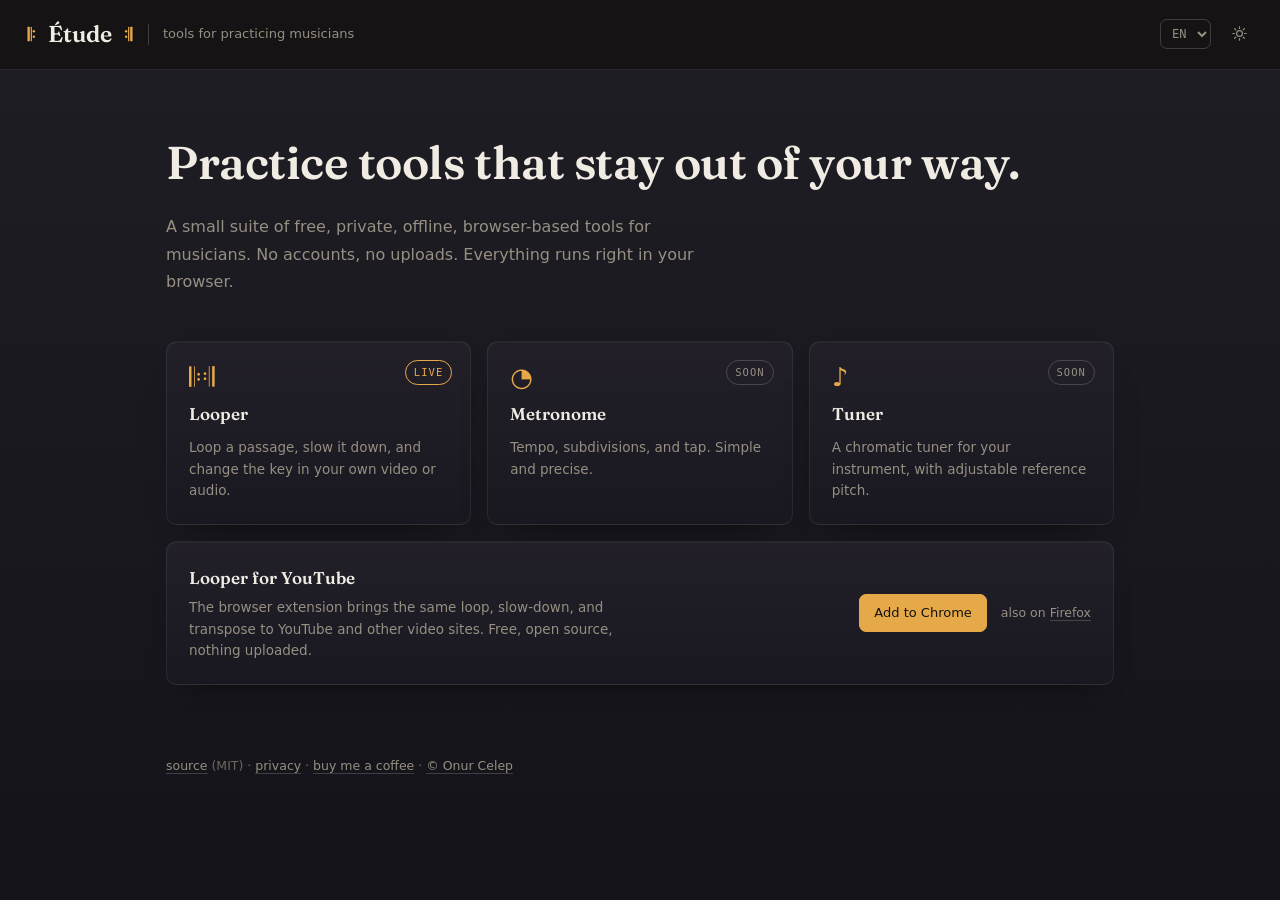
<file: index.html>
<!DOCTYPE html>
<html lang="en">
<head>
<meta charset="utf-8" />
<meta name="viewport" content="width=device-width, initial-scale=1" />
<title>Etude · tools for practicing musicians</title>
<meta name="description" content="A small suite of free, private, offline, browser-based tools for practicing musicians. No accounts, no uploads." />
<meta name="theme-color" content="#f3efe4" id="themeColor" />
<link rel="icon" href="looper/icon-192.png" />
<script>/* set theme before paint to avoid a flash; ?theme=dark|light (e.g. arriving from the extension) wins and is remembered; default is dark */try{var _p=new URLSearchParams(location.search).get('theme');if(_p!=='dark'&&_p!=='light')_p=null;var _t=_p||localStorage.getItem('etude.theme')||'dark';if(_p)localStorage.setItem('etude.theme',_p);document.documentElement.setAttribute('data-theme',_t);}catch(e){}</script>
<link rel="stylesheet" href="shared/theme.css" />
<style>
  .top{position:sticky;top:0;z-index:5;display:flex;align-items:center;gap:14px;flex-wrap:wrap;
       padding:16px 26px;background:color-mix(in srgb,var(--paper) 85%,transparent);
       -webkit-backdrop-filter:blur(12px);backdrop-filter:blur(12px);border-bottom:1px solid var(--line)}
  .top .tag{color:var(--mut);font-size:13px;border-left:1px solid var(--line-2);padding-left:14px}
  .grow{flex:1}
  .langsel{font-family:var(--mono);font-size:12px;color:var(--mut);background:transparent;border:1px solid var(--line-2);border-radius:var(--r-sm);padding:6px 7px;cursor:pointer}
  .langsel:hover,.langsel:focus{outline:none;border-color:var(--accent)}
  @media (max-width:640px){ .top .tag{display:none} }

  .wrap{max-width:1000px;margin:0 auto;padding:56px 26px 40px}
  .hero h1{font-size:clamp(30px,6vw,46px);letter-spacing:-.01em;margin:0 0 14px;font-weight:600}
  .hero p{font-size:16px;color:var(--mut);max-width:56ch;margin:0 0 8px;line-height:1.7}

  .tools{margin-top:46px;display:grid;grid-template-columns:repeat(auto-fill,minmax(260px,1fr));gap:16px}
  .tool{display:flex;flex-direction:column;gap:10px;padding:22px;border:1px solid var(--line);border-radius:var(--r);
        background:var(--card);transition:border-color .2s var(--ease-out),transform .35s var(--ease-spring),box-shadow .35s var(--ease-out);position:relative;min-height:150px}
  a.tool:hover{border-color:var(--accent);transform:translateY(-4px);box-shadow:0 14px 30px -20px rgba(0,0,0,.45)}
  .tool .g{font-size:26px;line-height:1;color:var(--accent)}
  .tool h3{margin:0;font-size:17px;font-weight:600}
  .tool p{margin:0;color:var(--mut);font-size:13.5px;line-height:1.6}
  .tool .badge{position:absolute;top:18px;right:18px;font-family:var(--mono);font-size:10.5px;letter-spacing:.1em;
        text-transform:uppercase;color:var(--accent);border:1px solid var(--accent);border-radius:99px;padding:3px 8px}
  .tool.soon{opacity:.6;pointer-events:none}
  .tool.soon .badge{color:var(--mut);border-color:var(--line-2)}

  .ext{margin-top:16px;display:flex;align-items:center;justify-content:space-between;gap:18px;flex-wrap:wrap;
       padding:22px;border:1px solid var(--line);border-radius:var(--r);background:var(--card)}
  .ext h3{margin:0 0 6px;font-size:17px;font-weight:600;font-family:var(--display)}
  .ext p{margin:0;color:var(--mut);font-size:13.5px;line-height:1.6;max-width:52ch}
  .ext-cta{display:flex;align-items:center;gap:14px}
  .ext-cta .btn{white-space:nowrap}
  .ext-alt{color:var(--mut);font-size:12.5px}
  .ext-alt a{color:var(--mut);border-bottom:1px solid var(--line-2)}
  .ext-alt a:hover{color:var(--accent);border-color:var(--accent)}

  footer{max-width:1000px;margin:0 auto;padding:30px 26px 60px;color:var(--faint);font-size:12.5px;line-height:1.8}
  footer a{color:var(--mut);border-bottom:1px solid var(--line-2)}
  footer a:hover{color:var(--accent);border-color:var(--accent)}
  footer .sig{margin-top:10px;font-size:12px;color:var(--faint)}

  /* dual identity: serif headings (Score) · hardware panels (Console) */
  .hero h1{font-family:var(--display);font-weight:600}
  .tool h3{font-family:var(--display)}
  [data-theme="dark"] .top{background:rgba(20,18,16,.82)}
  [data-theme="dark"] .tool{background:linear-gradient(180deg,#221f28,#191820);border-color:rgba(255,255,255,.07);
    box-shadow:inset 0 1px 0 rgba(255,255,255,.03),0 14px 34px -24px #000}
  [data-theme="dark"] .ext{background:linear-gradient(180deg,#221f28,#191820);border-color:rgba(255,255,255,.07);
    box-shadow:inset 0 1px 0 rgba(255,255,255,.03),0 14px 34px -24px #000}
  [data-theme="dark"] a.tool:hover{border-color:var(--accent)}

  /* motion: scroll-in reveals + spring/expo easing (no build, reduced-motion safe) */
  :root{--ease-out:cubic-bezier(.2,.8,.2,1);--ease-spring:cubic-bezier(.34,1.3,.5,1);--ease-expo:cubic-bezier(.16,1,.3,1)}
  @keyframes riseIn{from{opacity:0;translate:0 18px}to{opacity:1;translate:0 0}}
  .reveal{opacity:0;translate:0 18px}                                      /* translate ≠ transform, so card hover is unaffected */
  .reveal.in{animation:riseIn .7s var(--ease-expo) both;animation-delay:var(--rd,0ms)}
  @media (prefers-reduced-motion:reduce){.reveal,.reveal.in{opacity:1;translate:0 0;animation:none}}
</style>
</head>
<body>
  <div class="top">
    <span class="brand"><svg class="mark" viewBox="0 0 13 24" aria-hidden="true"><rect x="1" y="4" width="2.6" height="16" rx="0.7" fill="currentColor"/><rect x="4.6" y="4" width="1.3" height="16" rx="0.5" fill="currentColor"/><circle cx="8" cy="9" r="1.3" fill="currentColor"/><circle cx="8" cy="15" r="1.3" fill="currentColor"/></svg><span class="title">Étude</span><svg class="mark" viewBox="0 0 13 24" aria-hidden="true"><circle cx="5" cy="9" r="1.3" fill="currentColor"/><circle cx="5" cy="15" r="1.3" fill="currentColor"/><rect x="7.1" y="4" width="1.3" height="16" rx="0.5" fill="currentColor"/><rect x="9.4" y="4" width="2.6" height="16" rx="0.7" fill="currentColor"/></svg></span>
    <span class="tag" data-i18n="tag">tools for practicing musicians</span>
    <span class="grow"></span>
    <select id="langSel" class="langsel" title="Language" aria-label="Language"><option value="en">EN</option><option value="tr">TR</option><option value="de">DE</option></select>
    <button class="icon-btn" id="themeBtn" title="Switch light / dark" aria-label="Switch light or dark theme"></button>
  </div>

  <main class="wrap">
    <section class="hero">
      <h1 class="reveal" style="--rd:40ms" data-i18n="hero_title">Practice tools that stay out of your way.</h1>
      <p class="reveal" style="--rd:130ms" data-i18n="hero_lede">A small suite of free, private, offline, browser-based tools for musicians. No accounts, no uploads. Everything runs right in your browser.</p>
    </section>

    <section class="tools">
      <a class="tool reveal" style="--rd:240ms" href="looper/">
        <span class="badge" data-i18n="badge_live">live</span>
        <span class="g">𝄆𝄇</span>
        <h3>Looper</h3>
        <p data-i18n="looper_desc">Loop a passage, slow it down, and change the key in your own video or audio.</p>
      </a>

      <div class="tool soon reveal" style="--rd:320ms">
        <span class="badge" data-i18n="badge_soon">soon</span>
        <span class="g">◔</span>
        <h3 data-i18n="metronome_name">Metronome</h3>
        <p data-i18n="metronome_desc">Tempo, subdivisions, and tap. Simple and precise.</p>
      </div>

      <div class="tool soon reveal" style="--rd:400ms">
        <span class="badge" data-i18n="badge_soon">soon</span>
        <span class="g">♪</span>
        <h3 data-i18n="tuner_name">Tuner</h3>
        <p data-i18n="tuner_desc">A chromatic tuner for your instrument, with adjustable reference pitch.</p>
      </div>
    </section>

    <section class="ext reveal" style="--rd:480ms">
      <div>
        <h3 data-i18n="ext_title">Looper for YouTube</h3>
        <p data-i18n="ext_desc">The browser extension brings the same loop, slow-down, and transpose to YouTube and other video sites. Free, open source, nothing uploaded.</p>
      </div>
      <div class="ext-cta">
        <a class="btn primary" id="extInstall" href="https://chromewebstore.google.com/detail/okkodbklbbcakcioebkfhonilgmdcmcd" target="_blank" rel="noopener">Add to Chrome</a>
        <span class="ext-alt" id="extAlt">also on <a href="https://addons.mozilla.org/firefox/addon/etude-looper/" target="_blank" rel="noopener">Firefox</a></span>
      </div>
    </section>
  </main>

  <footer>
    <a href="https://github.com/onurcelep/etude" target="_blank" rel="noopener" data-i18n="f_source">source</a> (MIT) ·
    <a href="privacy.html" data-i18n="f_privacy">privacy</a> ·
    <a href="https://buymeacoffee.com/onurcelep" target="_blank" rel="noopener" data-i18n="coffee">buy me a coffee</a> ·
    <a href="https://onurcelep.github.io" target="_blank" rel="noopener">© Onur Celep</a>
  </footer>

<script>
  const $ = id => document.getElementById(id);

  /* ---- i18n: EN / TR / DE, same convention as the Looper (I18N object, t(), auto-detect, shared 'etude.lang' key) ---- */
  const I18N = {
    en: {
      tag:"tools for practicing musicians",
      hero_title:"Practice tools that stay out of your way.",
      hero_lede:"A small suite of free, private, offline, browser-based tools for musicians. No accounts, no uploads. Everything runs right in your browser.",
      badge_live:"live", badge_soon:"soon",
      looper_desc:"Loop a passage, slow it down, and change the key in your own video or audio.",
      metronome_name:"Metronome", metronome_desc:"Tempo, subdivisions, and tap. Simple and precise.",
      tuner_name:"Tuner", tuner_desc:"A chromatic tuner for your instrument, with adjustable reference pitch.",
      ext_title:"Looper for YouTube",
      ext_desc:"The browser extension brings the same loop, slow-down, and transpose to YouTube and other video sites. Free, open source, nothing uploaded.",
      add_chrome:"Add to Chrome", add_firefox:"Add to Firefox", add_edge:"Add to Edge", add_opera:"Add to Opera",
      also_on:"also on {links}", for_desktop:"for desktop browsers: {links}",
      f_source:"source", f_privacy:"privacy", coffee:"buy me a coffee"
    },
    tr: {
      tag:"müzisyenler için çalışma araçları",
      hero_title:"Yoluna çıkmayan çalışma araçları.",
      hero_lede:"Müzisyenler için ücretsiz, gizliliğe saygılı, çevrimdışı, tarayıcı tabanlı küçük bir araç seti. Hesap yok, yükleme yok. Her şey doğrudan tarayıcında çalışır.",
      badge_live:"yayında", badge_soon:"yakında",
      looper_desc:"Kendi video veya ses dosyanda bir bölümü döngüye al, yavaşlat ve tonunu değiştir.",
      metronome_name:"Metronom", metronome_desc:"Tempo, alt vuruşlar ve tap. Basit ve hassas.",
      tuner_name:"Akort Aleti", tuner_desc:"Enstrümanın için ayarlanabilir referans frekanslı kromatik akort aleti.",
      ext_title:"YouTube için Looper",
      ext_desc:"Tarayıcı eklentisi aynı döngüleme, yavaşlatma ve transpozeyi YouTube'a ve diğer video sitelerine getirir. Ücretsiz, açık kaynak, hiçbir şey yüklenmez.",
      add_chrome:"Chrome'a ekle", add_firefox:"Firefox'a ekle", add_edge:"Edge'e ekle", add_opera:"Opera'ya ekle",
      also_on:"{links} için de mevcut", for_desktop:"masaüstü tarayıcılar için: {links}",
      f_source:"kaynak", f_privacy:"gizlilik", coffee:"bana kahve ısmarla"
    },
    de: {
      tag:"Werkzeuge für übende Musiker",
      hero_title:"Übungswerkzeuge, die dir nicht im Weg stehen.",
      hero_lede:"Eine kleine Sammlung kostenloser, privater, offline nutzbarer, browserbasierter Werkzeuge für Musiker. Keine Konten, keine Uploads. Alles läuft direkt in deinem Browser.",
      badge_live:"live", badge_soon:"bald",
      looper_desc:"Loope eine Passage, verlangsame sie und ändere die Tonart in deinem eigenen Video oder Audio.",
      metronome_name:"Metronom", metronome_desc:"Tempo, Unterteilungen und Tap. Einfach und präzise.",
      tuner_name:"Stimmgerät", tuner_desc:"Ein chromatisches Stimmgerät für dein Instrument, mit einstellbarem Kammerton.",
      ext_title:"Looper für YouTube",
      ext_desc:"Die Browser-Erweiterung bringt Loop, Verlangsamen und Transponieren auf YouTube und andere Videoseiten. Kostenlos, Open Source, nichts wird hochgeladen.",
      add_chrome:"Zu Chrome hinzufügen", add_firefox:"Zu Firefox hinzufügen", add_edge:"Zu Edge hinzufügen", add_opera:"Zu Opera hinzufügen",
      also_on:"auch für {links}", for_desktop:"für Desktop-Browser: {links}",
      f_source:"Quelltext", f_privacy:"Datenschutz", coffee:"spendier mir einen Kaffee"
    }
  };
  let lang = 'en';
  function t(k, vars) {
    let s = (I18N[lang] && I18N[lang][k] != null) ? I18N[lang][k] : (I18N.en[k] != null ? I18N.en[k] : k);
    if (vars) for (const p in vars) s = s.split('{' + p + '}').join(vars[p]);
    return s;
  }
  function applyLang() {
    document.querySelectorAll('[data-i18n]').forEach(el => { el.textContent = t(el.getAttribute('data-i18n')); });
    document.documentElement.lang = lang;
    const ls = $('langSel'); if (ls) ls.value = lang;
    renderExtCta();
  }
  function setLang(l) { lang = I18N[l] ? l : 'en'; try { localStorage.setItem('etude.lang', lang); } catch (e) {} applyLang(); }

  const SUN = '<svg width="17" height="17" viewBox="0 0 24 24" fill="none" stroke="currentColor" stroke-width="1.7" stroke-linecap="round"><circle cx="12" cy="12" r="4.1"/><path d="M12 2.6v2.2M12 19.2v2.2M2.6 12h2.2M19.2 12h2.2M5.1 5.1l1.6 1.6M17.3 17.3l1.6 1.6M18.9 5.1l-1.6 1.6M6.7 17.3l-1.6 1.6"/></svg>';
  const MOON = '<svg width="17" height="17" viewBox="0 0 24 24" fill="none" stroke="currentColor" stroke-width="1.7" stroke-linecap="round" stroke-linejoin="round"><path d="M20 14.6A8 8 0 0 1 9.4 4 7 7 0 1 0 20 14.6z"/></svg>';
  function applyTheme(t){
    document.documentElement.setAttribute('data-theme', t);
    const tc = $('themeColor'); if (tc) tc.setAttribute('content', t === 'dark' ? '#141210' : '#f3efe4');
    const b = $('themeBtn'); if (b){ b.innerHTML = t === 'dark' ? SUN : MOON; b.title = t === 'dark' ? 'Switch to light' : 'Switch to dark'; }
  }
  $('themeBtn').onclick = () => {
    const next = document.documentElement.getAttribute('data-theme') === 'dark' ? 'light' : 'dark';
    localStorage.setItem('etude.theme', next); applyTheme(next);
  };
  applyTheme(document.documentElement.getAttribute('data-theme') || 'dark');

  /* adaptive install button: Firefox installs the signed .xpi in place (AMO doorhanger),
     Chromium browsers go to the Web Store, everything else gets plain store links.
     Rendered through t() so applyLang() can re-label it on a language switch. */
  const renderExtCta = (function(){
    var CWS = 'https://chromewebstore.google.com/detail/okkodbklbbcakcioebkfhonilgmdcmcd';
    var AMO = 'https://addons.mozilla.org/firefox/addon/etude-looper/';
    var XPI = 'https://addons.mozilla.org/firefox/downloads/latest/etude-looper/latest.xpi';
    var ua = navigator.userAgent;
    var mobile = /Android|iPhone|iPad|iPod/.test(ua) || (navigator.maxTouchPoints > 1 && /Mac/.test(ua)); /* iPadOS reports as Mac */
    var firefox = /Firefox\//.test(ua), chromium = /Chrome\/|Chromium\//.test(ua);
    function link(href, label){ return '<a href="' + href + '" target="_blank" rel="noopener">' + label + '</a>'; }
    return function(){
      var btn = $('extInstall'), alt = $('extAlt');
      if (firefox && !mobile) {
        btn.textContent = t('add_firefox');
        btn.href = XPI;
        btn.removeAttribute('target'); /* same-tab click is what pops Firefox's install prompt */
        alt.innerHTML = t('also_on', { links: link(CWS, 'Chrome') });
      } else if (chromium && !mobile) {
        if (/Edg\//.test(ua)) btn.textContent = t('add_edge');
        else if (/OPR\//.test(ua)) btn.textContent = t('add_opera');
        else btn.textContent = t('add_chrome'); /* the markup already targets the Chrome Web Store */
        alt.innerHTML = t('also_on', { links: link(AMO, 'Firefox') });
      } else {
        btn.style.display = 'none'; /* hidden, not removed, so a language switch can re-render */
        alt.innerHTML = t('for_desktop', { links: link(CWS, 'Chrome') + ' · ' + link(AMO, 'Firefox') });
      }
    };
  })();

  /* ---- language: auto-detect from browser, remember manual choice ---- */
  try {
    const stored = localStorage.getItem('etude.lang');
    const nav = (navigator.language || 'en').slice(0, 2).toLowerCase();
    lang = stored || (I18N[nav] ? nav : 'en');
  } catch (e) { lang = 'en'; }
  if (!I18N[lang]) lang = 'en';
  $('langSel').onchange = () => setLang($('langSel').value);
  applyLang();

  /* scroll-in reveals: add .in when an element scrolls into view (IO, once each) */
  (function(){
    var els = document.querySelectorAll('.reveal');
    if (matchMedia('(prefers-reduced-motion:reduce)').matches || !('IntersectionObserver' in window)) {
      els.forEach(function(e){ e.classList.add('in'); }); return;
    }
    var io = new IntersectionObserver(function(entries){
      entries.forEach(function(en){ if (en.isIntersecting){ en.target.classList.add('in'); io.unobserve(en.target); } });
    }, { threshold: 0.14, rootMargin: '0px 0px -6% 0px' });
    els.forEach(function(e){ io.observe(e); });
  })();
</script>
<!-- Cloudflare Web Analytics --><script type='module' src='https://static.cloudflareinsights.com/beacon.min.js' data-cf-beacon='{"token": "7ab5bed08ab146298323c2464e7275a1"}'></script><!-- End Cloudflare Web Analytics -->
</body>
</html>
</file>
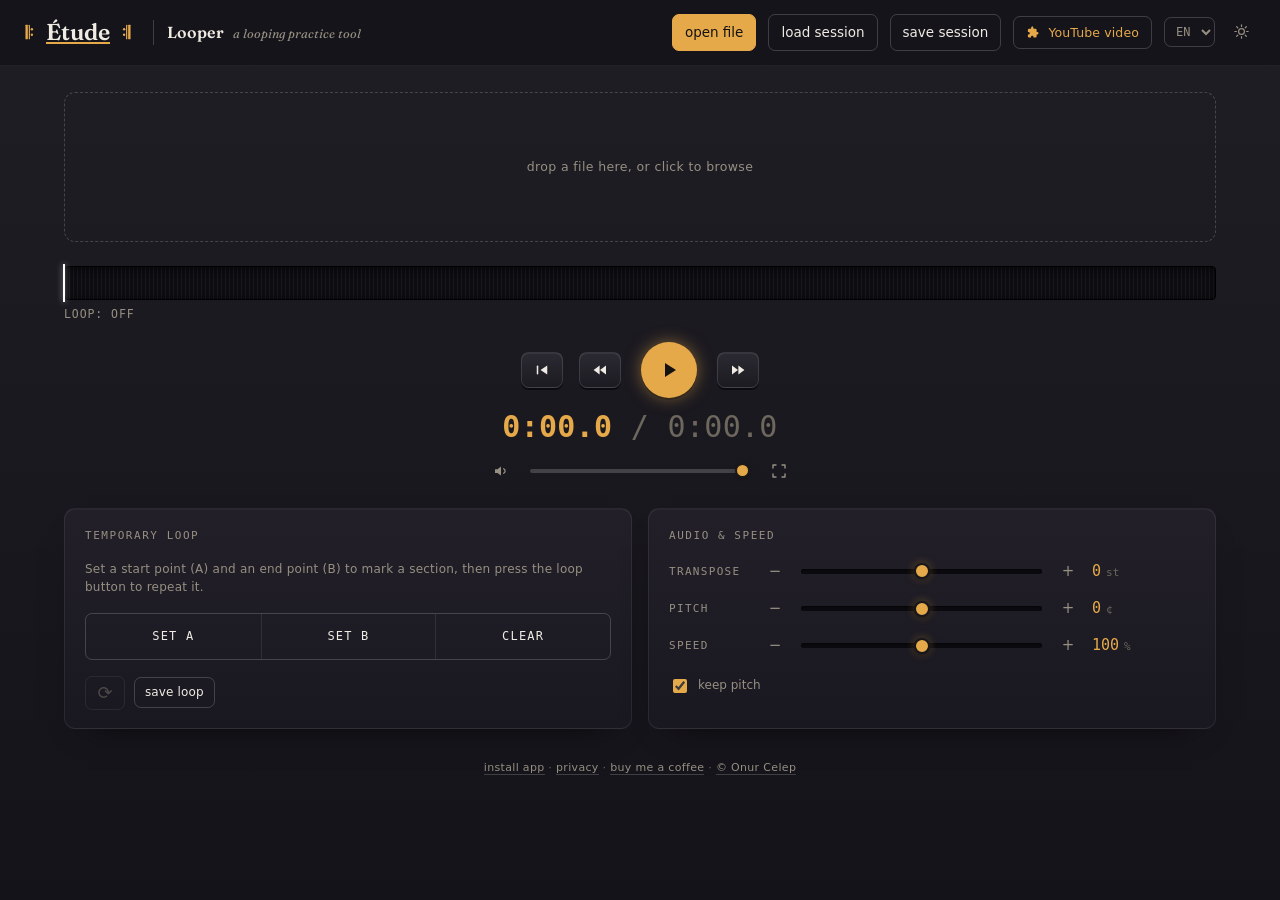
<file: looper/index.html>
<!DOCTYPE html>
<html lang="en">
<head>
<meta charset="utf-8" />
<meta name="viewport" content="width=device-width, initial-scale=1" />
<title>Etude · loop, slow down, transpose</title>
<meta name="description" content="Loop, slow down, and transpose your own audio & video to practice. Private and offline, right in your browser." />
<link rel="manifest" href="manifest.json" />
<meta name="theme-color" content="#f3efe4" id="themeColor" />
<script>/* set theme before paint to avoid a flash; ?theme=dark|light (e.g. arriving from the extension) wins and is remembered; default is dark */try{var _p=new URLSearchParams(location.search).get('theme');if(_p!=='dark'&&_p!=='light')_p=null;var _t=_p||localStorage.getItem('etude.theme')||'dark';if(_p)localStorage.setItem('etude.theme',_p);document.documentElement.setAttribute('data-theme',_t);}catch(e){}</script>
<script>/* enable entrance motion only when welcome; set before paint */try{if(!matchMedia('(prefers-reduced-motion:reduce)').matches)document.documentElement.classList.add('anim');}catch(e){}</script>
<link rel="icon" href="icon-192.png" />
<link rel="apple-touch-icon" href="icon-192.png" />
<meta name="mobile-web-app-capable" content="yes" />
<meta name="apple-mobile-web-app-capable" content="yes" />
<meta name="apple-mobile-web-app-title" content="Etude" />
<meta name="apple-mobile-web-app-status-bar-style" content="default" />
<style>
  /* Two identities, one tool. Light = "Score" (manuscript · rehearsal marks · Fraunces).
     Dark = "Console" (boutique practice deck · amber). data-theme is always set before paint. */
  @font-face{font-family:"Fraunces";font-style:normal;font-weight:100 900;font-display:swap;
    src:url("fonts/fraunces-roman.woff2") format("woff2")}
  @font-face{font-family:"Fraunces";font-style:italic;font-weight:100 900;font-display:swap;
    src:url("fonts/fraunces-italic.woff2") format("woff2")}
  :root{
    /* SCORE (light): WARM manuscript paper, warm-black ink, rehearsal-pencil red as the one accent */
    --paper:#f3efe4; --card:#fbf8f0; --paper-2:#ebe5d6;
    --ink:#211f1a; --mut:#756f61; --faint:#a9a290;
    --line:#e3ddce; --line-2:#d5ccb8;
    --accent:#b3372b; --accent-2:#8f2b21; --accent-soft:rgba(179,55,43,.10); --red:#b3372b;
    --r:11px; --r-sm:7px;
    --mono:"SFMono-Regular",ui-monospace,"DejaVu Sans Mono",Menlo,Consolas,"Courier New",monospace;
    --ui:-apple-system,BlinkMacSystemFont,"Segoe UI",Roboto,system-ui,sans-serif;
    --display:"Fraunces","Iowan Old Style","Palatino Linotype",Palatino,Georgia,serif;
  }
  [data-theme="dark"]{
    --paper:#141210; --card:#1c1917; --paper-2:#282320;
    --ink:#f0ece4; --mut:#968f82; --faint:#6d675d;
    --line:rgba(255,255,255,.09); --line-2:rgba(255,255,255,.18);
    --accent:#e6a94a; --accent-2:#f0b95e; --accent-soft:rgba(230,169,74,.15); --red:#e0664f;
  }
  *{box-sizing:border-box}
  html,body{height:100%}
  body{margin:0;font:13.5px/1.55 var(--ui);color:var(--ink);background:var(--paper);-webkit-font-smoothing:antialiased;transition:background .25s,color .25s}
  ::selection{background:var(--accent-soft)}
  button{font:inherit;cursor:pointer;border:1px solid var(--line-2);background:transparent;color:var(--ink);border-radius:var(--r-sm);padding:7px 12px;transition:background .12s,border-color .12s,color .12s}
  button:hover{border-color:var(--accent)}
  button.icon{border:none;background:transparent;padding:6px;border-radius:var(--r-sm);font-size:14px;line-height:1;color:var(--mut)}
  button.icon:hover{background:var(--paper-2);color:var(--ink)}
  button.primary{background:var(--accent);border-color:var(--accent);color:var(--paper)}
  button.primary:hover{background:var(--accent-2);border-color:var(--accent-2)}
  button.on{background:var(--accent);border-color:var(--accent);color:var(--paper)}
  .tog,.mini{padding:5px 10px;font-size:12px;letter-spacing:.01em}
  /* no double-tap-to-zoom on controls: repeated +/- taps should change the value, not zoom the page (pinch-zoom still works) */
  button,input,label,.step,.reset{touch-action:manipulation}
  input[type=range]{-webkit-appearance:none;appearance:none;height:4px;border-radius:3px;background:var(--line-2);flex:1;min-width:110px;outline:none}
  input[type=range]::-webkit-slider-thumb{-webkit-appearance:none;width:15px;height:15px;border-radius:50%;background:var(--accent);border:2px solid var(--card);box-shadow:0 1px 3px rgba(0,0,0,.25);cursor:grab;transition:transform .1s}
  input[type=range]::-webkit-slider-thumb:hover{transform:scale(1.15)}
  input[type=number],input[type=text]{background:var(--card);border:1px solid var(--line-2);border-radius:var(--r-sm);color:var(--ink);padding:6px 8px;font-family:var(--mono)}
  input:focus{outline:none;border-color:var(--accent)}
  .grow{flex:1}
  .mut{color:var(--mut)}
  .langsel{font-family:var(--mono);font-size:12px;color:var(--mut);background:transparent;border:1px solid var(--line-2);border-radius:var(--r-sm);padding:6px 7px;cursor:pointer}
  .langsel:hover,.langsel:focus{outline:none;border-color:var(--accent)}

  #app{position:relative;min-height:100vh}
  /* saved-sessions list (inside the modal) */
  #histList{max-height:min(60vh,440px);overflow:auto;margin:0 -6px}
  .hist{padding:10px 12px;border-radius:var(--r-sm);cursor:pointer;border:1px solid transparent;margin-bottom:2px;transition:background .12s}
  .hist:hover{background:var(--paper-2)}
  .hist .nm{white-space:nowrap;overflow:hidden;text-overflow:ellipsis;margin-right:34px}
  .hist .meta{font-size:11px;color:var(--mut);display:flex;gap:10px;margin-top:3px;text-transform:uppercase;letter-spacing:.06em}
  .hist .del,.hist .ren{float:right;color:var(--mut);font-size:14px;padding:2px}
  .hist .ren{margin-right:8px}
  .hist .del:hover,.hist .ren:hover{color:var(--accent)}
  .empty{color:var(--mut);font-size:12px;padding:12px;line-height:1.6}

  /* main */
  main{display:flex;flex-direction:column;min-height:100vh}
  .topbar{position:sticky;top:0;z-index:5;display:flex;align-items:center;flex-wrap:wrap;gap:10px 12px;padding:14px 24px;background:color-mix(in srgb,var(--paper) 85%,transparent);-webkit-backdrop-filter:blur(12px);backdrop-filter:blur(12px);border-bottom:1px solid var(--line)}
  .brand{display:inline-flex;align-items:center;gap:9px;cursor:pointer;color:var(--accent)}
  .brand .mark{width:13px;height:22px;color:var(--accent);flex:none}
  .coffee{display:inline-flex;align-items:center;gap:7px;color:var(--mut);text-decoration:none;border:1px solid var(--line-2);border-radius:var(--r-sm);padding:6px 12px;font-size:12px}
  .coffee:hover{color:var(--accent);border-color:var(--accent)}
  .coffee:hover{color:var(--accent);border-color:var(--accent)}
  .coffee svg{width:16px;height:16px}
  /* "YouTube video" cross-link to the browser extension (desktop only, added by JS when a store URL exists) */
  .extcta{display:inline-flex;align-items:center;gap:7px;color:var(--accent);text-decoration:none;border:1px solid var(--line-2);border-radius:var(--r-sm);padding:6px 12px;font-size:12.5px;letter-spacing:.01em;white-space:nowrap;transition:background .12s,border-color .12s,color .12s}
  .extcta:hover{border-color:var(--accent);background:var(--accent-soft)}
  .extcta svg{width:15px;height:15px;flex:none}
  .topbar .title{letter-spacing:.18em;font-size:13px;font-weight:600}
  .tagline{color:var(--mut);font-size:11px;letter-spacing:.03em;border-left:1px solid var(--line-2);padding-left:13px;margin-left:5px}
  @media (max-width:900px){ .tagline{display:none} }
  /* sub-app breadcrumb next to the Etude wordmark: Etude │ Looper  a looping practice tool */
  .subapp{display:inline-flex;align-items:baseline;gap:9px;color:var(--ink);font-size:13px;font-weight:600;letter-spacing:.03em;
          border-left:1px solid var(--line-2);padding-left:13px;margin-left:9px}
  .subapp .subdesc{color:var(--mut);font-weight:400;font-size:11.5px;letter-spacing:.02em}
  @media (max-width:820px){ .subapp .subdesc{display:none} }
  @media (max-width:460px){ .subapp{display:none} }
  .wrap{max-width:1200px;width:100%;margin:0 auto;padding:26px 24px}
  .workspace{display:flex;flex-direction:column;gap:16px}
  .center,.side{display:flex;flex-direction:column;gap:16px;min-width:0}
  .player{min-width:0}
  #drop{border:1px dashed var(--line-2);border-radius:var(--r);height:150px;display:flex;align-items:center;justify-content:center;text-align:center;color:var(--mut);cursor:pointer;transition:.15s;font-size:12.5px;letter-spacing:.03em}
  #drop:hover{border-color:var(--mut);color:var(--mut)}
  #drop.hover{border-color:var(--accent);color:var(--accent)}
  video{width:100%;max-height:54vh;background:#000;border-radius:var(--r);display:none}
  video.show{display:block}
  .vwrap{position:relative}
  .vwrap:fullscreen{background:#000;display:flex;align-items:center;justify-content:center}
  .vwrap:fullscreen video{max-height:100vh;height:100%;width:100%;object-fit:contain;border-radius:0}
  .vwrap:-webkit-full-screen{background:#000}
  .vwrap:-webkit-full-screen video{max-height:100vh;height:100%;width:100%;object-fit:contain;border-radius:0}
  .voverlay{position:absolute;left:0;right:0;bottom:14px;display:flex;justify-content:center;gap:8px;opacity:0;transition:opacity .15s;pointer-events:none}
  .vwrap:hover .voverlay{opacity:1}
  @media (hover:none){ .voverlay{display:none} }   /* touch devices: no sticky-hover overlay; use the Loops card */
  #v:not(.show) ~ .voverlay{display:none}
  /* audio-only files: no black box, an elegant panel with a little equaliser */
  #audioArt{display:none;flex-direction:column;align-items:center;justify-content:center;gap:18px;height:200px;
            background:linear-gradient(180deg,var(--card),var(--paper-2));border:1px solid var(--line);border-radius:var(--r)}
  #vwrap.audio video{display:none}
  #vwrap.audio .voverlay{display:none}
  #vwrap.audio #audioArt{display:flex}
  #audioArt .wave{display:flex;align-items:center;gap:5px;height:44px}
  #audioArt .wave span{width:5px;background:var(--accent);border-radius:3px;opacity:.9}
  #audioArt .wave span:nth-child(1),#audioArt .wave span:nth-child(5){height:12px}   /* small → big → small, centred */
  #audioArt .wave span:nth-child(2),#audioArt .wave span:nth-child(4){height:20px}
  #audioArt .wave span:nth-child(3){height:28px}
  /* minimal, calm breath that scales from the centre and ripples out from the peak */
  #vwrap.audio.playing #audioArt .wave span{animation:breathe 2.4s ease-in-out infinite}
  #vwrap.audio.playing #audioArt .wave span:nth-child(3){animation-delay:0s}
  #vwrap.audio.playing #audioArt .wave span:nth-child(2),#vwrap.audio.playing #audioArt .wave span:nth-child(4){animation-delay:.16s}
  #vwrap.audio.playing #audioArt .wave span:nth-child(1),#vwrap.audio.playing #audioArt .wave span:nth-child(5){animation-delay:.32s}
  @keyframes breathe{0%,100%{transform:scaleY(.9)}50%{transform:scaleY(1.1)}}
  #audioArt .anm{font-size:13px;color:var(--mut);letter-spacing:.03em;max-width:80%;overflow:hidden;text-overflow:ellipsis;white-space:nowrap}
  @media (prefers-reduced-motion:reduce){#audioArt .wave span{animation:none!important}}
  .ovbtn{pointer-events:auto;background:rgba(24,18,12,.6);color:#fff;border:1px solid rgba(255,255,255,.2);border-radius:8px;padding:7px 13px;font:inherit;font-size:12.5px;letter-spacing:.02em;cursor:pointer;backdrop-filter:blur(6px);transition:background .12s}
  .ovbtn:hover{background:rgba(24,18,12,.82)}
  .ovloop{padding:6px 11px;font-size:16px;line-height:1}
  .ovloop.on{background:var(--accent);border-color:var(--accent)}

  /* timeline: a clean thicker rail with draggable A/B brackets */
  #bar{position:relative;height:24px;border-radius:6px;margin:24px 0 6px;cursor:pointer;
       background:color-mix(in srgb,var(--ink) 7%,transparent);border:1px solid var(--line)}
  #bar:hover{box-shadow:0 0 0 1px var(--line-2)}
  #played{position:absolute;left:0;top:0;height:100%;pointer-events:none;border-radius:6px 0 0 6px;
          background:linear-gradient(90deg,transparent,color-mix(in srgb,var(--ink) 10%,transparent))}
  #played::after{content:"";position:absolute;right:0;top:-3px;bottom:-3px;width:2px;background:var(--accent);box-shadow:0 0 6px var(--accent)}   /* playhead */
  #region{position:absolute;top:0;height:100%;pointer-events:none;background:var(--accent-soft);border-radius:3px;display:none}   /* faint loop span */
  #region.active{background:color-mix(in srgb,var(--accent) 22%,transparent)}
  /* draggable A / B position dots (inlay-dot look) */
  .handle{position:absolute;top:50%;width:10px;height:10px;border-radius:50%;transform:translate(-50%,-50%);
          background:var(--accent);border:1.5px solid var(--card);box-shadow:0 0 0 1px var(--accent);
          cursor:ew-resize;touch-action:none;z-index:3;display:none}
  .handle::before{content:"";position:absolute;inset:-11px;border-radius:50%}   /* larger invisible grab area for touch */
  .handle:hover,.handle.drag{background:var(--accent-2)}
  .handle.pulse{animation:dotPulse .5s ease}
  @keyframes dotPulse{0%{box-shadow:0 0 0 1px var(--accent),0 0 0 0 var(--accent-soft)}
                      45%{box-shadow:0 0 0 1px var(--accent),0 0 0 7px var(--accent-soft)}
                      100%{box-shadow:0 0 0 1px var(--accent),0 0 0 0 transparent}}
  @media (prefers-reduced-motion:reduce){.handle.pulse{animation:none}}
  /* sections track below the timeline (lane-stacked so overlaps don't collide) */
  #track{position:relative;margin:0 0 8px;display:none}
  .seg-bar{position:absolute;height:16px;background:var(--accent-soft);border:1px solid var(--accent);border-radius:4px;font-size:10px;line-height:14px;color:var(--accent-2);padding:0 6px;overflow:hidden;white-space:nowrap;text-overflow:ellipsis;cursor:pointer;box-sizing:border-box;letter-spacing:.02em}
  .seg-bar:hover{background:color-mix(in srgb,var(--accent) 22%,transparent)}
  .seg-bar.active{background:var(--accent);border-color:var(--accent);color:var(--paper)}
  .seg-bar.active:hover{background:var(--accent-2)}
  .timeRow{display:flex;align-items:center;color:var(--mut);font-size:11.5px;text-transform:uppercase;letter-spacing:.08em}
  .vol{display:flex;align-items:center;gap:8px}
  .vol .icon svg{width:22px;height:22px;display:block}
  video{cursor:pointer}
  #muteBtn.muted{color:var(--accent)}
  .volrange{flex:none;width:92px;min-width:0}

  .transport{display:flex;align-items:center;gap:6px;margin:18px 0 6px}
  .transport .play{width:46px;height:46px;border-radius:50%;background:var(--accent);border:none;color:var(--paper);display:flex;align-items:center;justify-content:center;margin:0 4px}
  .transport .play:hover{background:var(--accent-2)}
  .transport .play svg{width:20px;height:20px;display:block}
  .transport .icon{color:var(--mut)}
  .transport .icon:hover{color:var(--ink)}
  .transport .icon svg{width:18px;height:18px;display:block}
  .transport .time{color:var(--mut);font-size:12px;letter-spacing:.04em;margin-left:14px}

  .card{background:var(--card);padding:18px 20px;border:1px solid var(--line);border-radius:var(--r)}
  /* subtle entrance for the panels + a pop when the loop engages (gated by .anim, off for reduced-motion) */
  :root{--ease-out:cubic-bezier(.2,.8,.2,1);--ease-spring:cubic-bezier(.34,1.3,.5,1);--ease-expo:cubic-bezier(.16,1,.3,1)}
  @keyframes cardIn{from{opacity:0;translate:0 12px}to{opacity:1;translate:0 0}}
  @keyframes loopPop{0%{transform:scale(1)}45%{transform:scale(1.09)}100%{transform:scale(1)}}
  .anim .loopcard,.anim .pitchcard{animation:cardIn .55s var(--ease-expo) both}
  .anim .pitchcard{animation-delay:110ms}
  .anim .looptoggle.on{animation:loopPop .32s var(--ease-spring)}
  .card-title{font-family:var(--mono);font-size:11px;letter-spacing:.14em;text-transform:uppercase;color:var(--mut);margin-bottom:16px;display:flex;align-items:center;gap:10px}
  .modal-title,.timeRow,.transport .time,.hist .meta,#engine,#loopState{font-family:var(--mono)}
  .card-title .grow{flex:1}
  .savedhead{margin-top:20px;border-top:1px solid var(--line);padding-top:15px;margin-bottom:12px}

  /* Pitch & Speed: compact single-line rows (full width) */
  .row{display:grid;grid-template-columns:82px 22px minmax(0,1fr) 22px 70px auto;align-items:center;gap:13px;margin:14px 0}
  .row:first-of-type{margin-top:0}
  /* let the native range shrink into its grid track; without min-width:0 it keeps its ~110px
     intrinsic min-width and overflows onto the +/- buttons, which reads as "off axis" on phones */
  .row input[type=range]{min-width:0}
  .row .lab{width:82px;color:var(--mut);font-size:12.5px;text-transform:lowercase;letter-spacing:.02em}
  .row .step{width:22px;height:22px;border:none;background:transparent;color:var(--mut);font-size:15px;padding:0;display:flex;align-items:center;justify-content:center;border-radius:var(--r-sm)}
  .row .step:hover{color:var(--accent);background:var(--paper-2)}
  .row .readout{display:inline-flex;align-items:baseline;gap:5px;justify-self:start}
  .row .val{font-variant-numeric:tabular-nums;color:var(--ink);font-size:13px;cursor:text}
  .row .valin{width:4ch;font:inherit;font-variant-numeric:tabular-nums;color:var(--ink);font-size:13px;background:transparent;border:none;border-bottom:1px solid var(--accent);outline:none;text-align:right;padding:0}
  .row .unit{color:var(--faint);font-size:11px}
  .row .reset{margin-left:0;width:20px;height:20px;padding:0;font-size:14px;line-height:1;color:var(--faint);border:0;background:transparent;border-radius:var(--r-sm);cursor:pointer;visibility:hidden}
  .row .reset.show{visibility:visible}
  .row .reset:hover{color:var(--accent);background:transparent}
  .opts{display:flex;align-items:center;flex-wrap:wrap;gap:12px 20px;margin-top:18px;font-size:12px;color:var(--mut)}
  label{display:inline-flex;align-items:center;gap:8px;color:var(--mut)}
  input[type=checkbox]{accent-color:var(--accent);width:14px;height:14px}
  /* phones: tighten the fixed columns so the slider keeps usable width and +/- stay flanking it */
  @media (max-width:440px){
    .pitchcard .row{grid-template-columns:62px 20px minmax(0,1fr) 20px 50px 18px;gap:9px}
    .pitchcard .row .lab{width:62px}
  }

  /* loop / sections */
  /* A|B marker strip — segmented two-cell look, matching the extension */
  .abstrip{display:grid;grid-template-columns:1fr 1fr;border:1px solid var(--line-2);border-radius:var(--r-sm);overflow:hidden;margin:12px 0}
  .abcell{padding:11px 13px;display:flex;flex-direction:column;gap:9px}
  .abcell + .abcell{border-left:1px solid var(--line)}
  .abhead{display:flex;align-items:center;gap:9px}
  .ablab{font-size:11px;letter-spacing:.16em;text-transform:uppercase;color:var(--mut);font-weight:600}
  .abtime{flex:1;min-width:0;width:auto;text-align:center;color:var(--accent);font-size:14px;padding:5px 6px}
  .abacts{display:flex;gap:6px;flex-wrap:wrap}
  /* narrow screens: stack A over B, and tidy the header (brand+theme on row 1, actions below) */
  @media (max-width:560px){
    .abstrip{grid-template-columns:1fr}
    .abcell + .abcell{border-left:0;border-top:1px solid var(--line)}
    .topbar .grow{display:none}
    .topbar .subapp{display:none}
    .topbar .brand{flex-basis:100%}   /* brand on its own row; controls wrap beneath as a group */
  }
  /* reserve space so the install banner never covers the footer */
  body.a2hs-open{padding-bottom:96px}
  /* add-to-home-screen suggestion — mobile only, dismissible, slides up */
  #a2hs{position:fixed;left:12px;right:12px;bottom:12px;z-index:90;display:flex;align-items:center;gap:10px;
    padding:11px 12px 11px 15px;border:1px solid var(--line-2);border-radius:var(--r);background:var(--card);
    box-shadow:0 12px 32px -14px rgba(0,0,0,.4);transform:translateY(160%);transition:transform .45s var(--ease-spring)}
  #a2hs.in{transform:none}
  #a2hs[hidden]{display:none}
  #a2hs .a2hs-t{flex:1;min-width:0;font-size:13px;color:var(--ink);line-height:1.35}
  #a2hs .a2hs-x{flex:none;border:0;background:transparent;color:var(--mut);font-size:20px;line-height:1;padding:2px 6px;cursor:pointer}
  #a2hs .a2hs-x:hover{color:var(--ink)}
  @media (min-width:561px){ #a2hs{display:none !important} }
  #loopHint{color:var(--mut);font-size:12px;line-height:1.55;margin:2px 0 16px;letter-spacing:.02em}
  #loopHint .secval{color:var(--accent);font-variant-numeric:tabular-nums;font-weight:500}
  .loopbar{display:flex;align-items:center;gap:9px;margin-top:16px;flex-wrap:wrap}
  .looptoggle{width:40px;height:34px;padding:0;border-radius:var(--r-sm);border:1px solid var(--line-2);background:transparent;color:var(--mut);font-size:18px;line-height:1;display:flex;align-items:center;justify-content:center;transition:.2s var(--ease-out)}
  .looptoggle:disabled{opacity:.4;cursor:not-allowed}
  .looptoggle:disabled:hover{background:transparent;border-color:var(--line-2)}
  .looptoggle.ready{border-color:var(--accent);color:var(--accent);background:var(--accent-soft)}
  .looptoggle.on{background:var(--accent);border-color:var(--accent);color:var(--paper)}
  .looptoggle.on:hover{background:var(--accent-2)}
  #sections{margin-top:14px;display:flex;flex-direction:column;gap:6px;max-height:196px;overflow-y:auto;overflow-x:hidden;padding-right:10px;scrollbar-width:none}
  #sections::-webkit-scrollbar{width:0;height:0;display:none}
  /* custom always-visible draggable scrollbar for saved loops, matching the extension */
  .secwrap{position:relative}
  .secsbar{position:absolute;right:1px;width:6px;border-radius:6px;background:var(--line-2);cursor:grab;display:none;touch-action:none;transition:background .12s}
  .secsbar:hover,.secsbar.drag{background:var(--faint)}
  .secsbar.drag{cursor:grabbing}
  .sec{display:flex;align-items:center;gap:8px;padding:8px 10px;border:1px solid var(--line-2);border-radius:var(--r-sm);cursor:pointer}
  .sec.active{border-color:var(--accent);background:var(--accent-soft)}
  .sec input.nm{flex:none;width:auto;min-width:0;border:none;background:transparent;font:inherit;color:var(--ink)}
  .sec input.nm:focus{outline:none}
  .sec .rng{margin-left:auto;font-size:11.5px;color:var(--mut);white-space:nowrap;letter-spacing:.03em}
  footer{max-width:720px;margin:4px auto 36px;padding:0 24px;color:var(--faint);font-size:11px;letter-spacing:.03em}
  footer a{color:var(--mut);text-decoration:none;border-bottom:1px solid var(--line-2)}
  footer a:hover{color:var(--accent)}
  /* practice timer */
  #installModal,#sessionsModal,#videoWarnModal{position:fixed;inset:0;z-index:100;background:rgba(30,26,20,.45);display:flex;align-items:center;justify-content:center;padding:20px}
  #installModal[hidden],#sessionsModal[hidden],#videoWarnModal[hidden]{display:none}
  #videoWarnBody{font-size:13.5px;line-height:1.65;color:var(--ink)}
  #videoWarnBody b{color:var(--accent-2)}
  .modal-box{position:relative;background:var(--card);border:1px solid var(--line-2);border-radius:var(--r);max-width:440px;width:100%;padding:26px 24px;box-shadow:0 20px 60px rgba(0,0,0,.3)}
  .modal-lg{max-width:540px}
  .modal-title{display:flex;align-items:center;gap:10px;padding-right:30px}
  .modal-title .grow{flex:1}
  .modal-x{position:absolute;top:10px;right:12px;border:none;background:transparent;font-size:20px;color:var(--mut);padding:4px 8px}
  .modal-title{font-size:13px;letter-spacing:.12em;text-transform:uppercase;color:var(--mut);margin-bottom:14px}
  #installSteps{font-size:13.5px;line-height:1.7;color:var(--ink)}
  #installSteps b{color:var(--accent-2)}
  #installSteps .shareico{display:inline-block;vertical-align:-3px;width:15px;height:15px;color:var(--accent-2)}

  /* ---- mobile / responsive ---- */
  @media (max-width:760px){
    html,body{height:auto}
    .topbar{padding:12px 14px;gap:9px}
    .topbar .title{font-size:12px;letter-spacing:.14em}
    .wrap{padding:16px 14px}
    .workspace{gap:14px}
    .coffee .ctxt{display:none}          /* on small screens keep just the cup icon to save space */
    .transport{flex-wrap:wrap}
    .transport .time{margin-left:0}
    .vol{margin-left:auto}
    .card{padding:16px 16px}
    .row .lab{font-size:12px}
  }

  /* =========================================================================
     SCORE identity: light theme only. Manuscript paper, Fraunces display,
     saved loops as rehearsal marks. Scoped to [data-theme="light"] so the
     dark "Console" base is untouched until its own pass. Zero JS changes:
     rehearsal letters come from a CSS counter, not the render code.
     ========================================================================= */
  #sections{counter-reset:mk}
  .sec{counter-increment:mk}
  /* wordmark + subapp: one Fraunces header in both identities (recolours via tokens) */
  .topbar .title{font-family:var(--display);font-weight:600;font-size:23px;letter-spacing:0;text-transform:none;color:var(--ink)}
  .subapp{font-family:var(--display);font-weight:600;font-size:16px;letter-spacing:0}
  .subapp .subdesc{font-style:italic;font-weight:400;font-size:12.5px;letter-spacing:0}
  [data-theme="light"] .topbar{background:color-mix(in srgb,var(--paper) 88%,transparent)}
  [data-theme="light"] .card-title{font-family:var(--display);font-style:italic;font-weight:600;
    font-size:17px;letter-spacing:0;text-transform:none;color:var(--ink)}
  [data-theme="light"] .row .lab{font-family:var(--display);font-style:italic;font-size:15px;
    text-transform:none;letter-spacing:0;color:var(--ink)}

  /* timeline → a ruled manuscript rail; playhead + A/B already read red via --accent */
  [data-theme="light"] #bar{height:34px;border-radius:3px;background:var(--card);
    background-image:repeating-linear-gradient(to bottom,transparent 0 6px,var(--line-2) 6px 6.8px,transparent 6.8px 13px);
    background-position:0 3px;background-repeat:repeat-x}

  /* saved loops → rehearsal marks: boxed red letters via the CSS counter above */
  [data-theme="light"] .sec{border:0;border-bottom:1px solid var(--line);border-radius:0;padding:11px 4px;gap:14px}
  [data-theme="light"] .sec.active{background:var(--accent-soft)}
  [data-theme="light"] .sec::before{content:counter(mk,upper-alpha);flex:none;width:24px;height:24px;
    border:1.5px solid var(--red);color:var(--red);background:var(--card);border-radius:3px;
    font-family:var(--display);font-weight:700;font-size:13px;display:grid;place-items:center}
  [data-theme="light"] .sec.active::before{background:var(--red);color:var(--card)}
  [data-theme="light"] .sec input.nm{font-family:var(--display);font-style:italic;font-size:14.5px}
  [data-theme="light"] .sec .rng{font-family:var(--mono)}

  /* audio-only art → note-stems (the middle note picked out in red) */
  [data-theme="light"] #audioArt .wave span{width:2px;background:var(--ink);border-radius:1px;position:relative;opacity:1}
  [data-theme="light"] #audioArt .wave span::after{content:"";position:absolute;left:-4px;bottom:-3px;
    width:10px;height:8px;border-radius:50%;background:var(--ink);transform:rotate(-20deg)}
  [data-theme="light"] #audioArt .wave span:nth-child(3),
  [data-theme="light"] #audioArt .wave span:nth-child(3)::after{background:var(--red)}
  [data-theme="light"] .reels{display:none}

  /* =========================================================================
     CONSOLE identity: dark theme only. Boutique practice deck: tape window,
     hardware transport, channel-strip faders, memory pads, tape-scrub timeline.
     Scoped to [data-theme="dark"]; the audio engine is never touched.
     ========================================================================= */
  [data-theme="dark"] body{background:linear-gradient(180deg,#201e25,#141319)}
  [data-theme="dark"] .topbar{background:rgba(20,19,25,.82);border-bottom:1px solid rgba(255,255,255,.06)}

  /* hardware panels */
  [data-theme="dark"] .card{background:linear-gradient(180deg,#221f28,#191820);border:1px solid rgba(255,255,255,.07);
    box-shadow:inset 0 1px 0 rgba(255,255,255,.03),0 14px 34px -24px #000}

  /* transport → backlit hardware keys */
  [data-theme="dark"] .transport .icon{width:42px;height:36px;border-radius:8px;color:var(--ink);
    display:flex;align-items:center;justify-content:center;padding:0;
    border:1px solid rgba(255,255,255,.12);background:linear-gradient(180deg,#2b2931,#1d1b22);
    box-shadow:0 2px 0 #0b0a0e,inset 0 1px 0 rgba(255,255,255,.05)}
  [data-theme="dark"] .transport .icon:hover{border-color:var(--accent);background:linear-gradient(180deg,#332f26,#221f16);color:var(--accent)}
  [data-theme="dark"] .transport .play{box-shadow:0 0 16px rgba(230,169,74,.5),0 2px 0 #0b0a0e}
  [data-theme="dark"] .transport .time{font-family:var(--mono);color:var(--accent)}
  /* mute + fullscreen are utility icons, not playback keys → plain, no hardware box */
  [data-theme="dark"] #muteBtn,[data-theme="dark"] #fsBtn{border:0;background:transparent;box-shadow:none;width:auto;height:auto;padding:6px;color:var(--mut)}
  [data-theme="dark"] #muteBtn:hover,[data-theme="dark"] #fsBtn:hover{background:transparent;border:0;color:var(--accent)}

  /* timeline → recessed tape scrub with amber A/B punch flags + white head */
  [data-theme="dark"] #bar{height:14px;border-radius:4px;background:#0d0c11;border:1px solid #000;
    box-shadow:inset 0 2px 8px rgba(0,0,0,.6);
    background-image:repeating-linear-gradient(90deg,rgba(255,255,255,.05) 0 1px,transparent 1px 4px)}
  [data-theme="dark"] #played{background:linear-gradient(90deg,transparent,rgba(230,169,74,.16))}
  [data-theme="dark"] #played::after{background:#fff;box-shadow:0 0 6px rgba(255,255,255,.6)}
  [data-theme="dark"] #region{background:rgba(230,169,74,.12)}
  [data-theme="dark"] #region.active{background:rgba(230,169,74,.22)}
  [data-theme="dark"] .handle{width:2px;height:20px;border-radius:0;background:var(--accent);border:0;
    box-shadow:0 0 6px rgba(230,169,74,.5);top:-3px;transform:translate(-50%,0)}
  [data-theme="dark"] .handle:hover,[data-theme="dark"] .handle.drag{background:var(--accent-2)}
  [data-theme="dark"] .handle.a::after,[data-theme="dark"] .handle.b::after{position:absolute;top:-17px;left:50%;
    transform:translateX(-50%);font:700 10px/1 var(--mono);letter-spacing:.06em;color:#1a1206;
    background:var(--accent);padding:2px 5px;border-radius:3px}
  [data-theme="dark"] .handle.a::after{content:"A"}
  [data-theme="dark"] .handle.b::after{content:"B"}

  /* pitch & speed → hardware sliders: horizontal, keeping +/- nudge and reset */
  [data-theme="dark"] .pitchcard .row .lab{font-family:var(--mono);font-size:11px;letter-spacing:.12em;
    text-transform:uppercase;color:var(--mut)}
  [data-theme="dark"] .pitchcard input[type=range]{height:5px;background:#0c0b10;box-shadow:inset 0 1px 3px rgba(0,0,0,.7)}
  [data-theme="dark"] .pitchcard input[type=range]::-webkit-slider-thumb{width:16px;height:16px;background:var(--accent);
    border:2px solid #17161c;box-shadow:0 1px 4px rgba(0,0,0,.6),0 0 8px rgba(230,169,74,.4)}
  [data-theme="dark"] .pitchcard .row .val{font-family:var(--mono);font-size:15px;color:var(--accent)}
  [data-theme="dark"] .pitchcard .row .valin{font-family:var(--mono);font-size:15px;color:var(--accent)}
  [data-theme="dark"] .pitchcard .row .unit{font-family:var(--mono)}

  /* memory bank → recall pads (M1, M2 … from the shared CSS counter) */
  [data-theme="dark"] #sections{gap:8px}
  [data-theme="dark"] .sec{padding:9px 12px;border-radius:8px;border:1px solid rgba(255,255,255,.1);
    background:linear-gradient(180deg,#2b2931,#1d1b22);box-shadow:0 2px 0 #0b0a0e,inset 0 1px 0 rgba(255,255,255,.05)}
  [data-theme="dark"] .sec::before{content:"M" counter(mk);flex:none;font-family:var(--mono);font-size:11px;
    font-weight:700;letter-spacing:.06em;color:var(--accent);margin-right:2px}
  [data-theme="dark"] .sec.active{background:linear-gradient(180deg,#f0b95e,var(--accent));border-color:var(--accent);
    box-shadow:0 0 14px rgba(230,169,74,.4)}
  [data-theme="dark"] .sec.active::before,[data-theme="dark"] .sec.active .nm,[data-theme="dark"] .sec.active .rng{color:#1a1206}
  [data-theme="dark"] .sec .rng{font-family:var(--mono)}

  /* audio-only art → tape-deck window: reels + a small level meter */
  [data-theme="dark"] #audioArt{background:linear-gradient(180deg,#0f0e13,#18171d);border-color:#000;
    box-shadow:inset 0 2px 12px rgba(0,0,0,.6);gap:16px}
  [data-theme="dark"] .reels{display:flex;gap:40px}
  [data-theme="dark"] .reel{width:58px;height:58px;border-radius:50%;position:relative;border:1px solid rgba(255,255,255,.13);
    background:radial-gradient(circle at 50% 50%,#2a2830 0 20%,#1b1a20 21% 100%)}
  [data-theme="dark"] .reel::after{content:"";position:absolute;inset:23px;border-radius:50%;background:var(--accent);
    opacity:.85;box-shadow:0 0 8px rgba(230,169,74,.4)}
  [data-theme="dark"] #vwrap.audio.playing .reel{animation:reelspin 5.5s linear infinite}
  @keyframes reelspin{to{transform:rotate(360deg)}}
  [data-theme="dark"] #audioArt .wave{gap:3px;height:16px}
  [data-theme="dark"] #audioArt .wave span{width:6px;background:var(--accent);opacity:.5;border-radius:1px}
  @media (prefers-reduced-motion:reduce){[data-theme="dark"] .reel{animation:none!important}}

  /* ============ Player layout: waveform rail, active-parameter tint, two-card + segmented loop, centered transport ============ */
  /* 1 · active-parameter tint: label + value go accent when a control leaves its neutral */
  .row .lab,.row .val,.row .unit{transition:color .18s}
  .row.active .lab,.row.active .val,.row.active .unit{color:var(--accent)}
  [data-theme="light"] .row.active .lab{color:var(--accent)}
  [data-theme="dark"] .pitchcard .row.active .val{color:var(--accent)}
  /* 2 · PCM waveform painted into the timeline rail, behind the playhead/region/handles */
  #bar #wave{position:absolute;inset:0;width:100%;height:100%;border-radius:inherit;pointer-events:none;opacity:.62}
  [data-theme="dark"] #bar #wave{opacity:.5}
  /* 2a · match the dark rail height to light so the waveform has room to read */
  [data-theme="dark"] #bar{height:34px}
  /* 2b · audio-only files: skip the logo panel; the waveform in the rail is the indicator */
  #vwrap.audio{display:none}
  /* 3 · Stitch layout: full-width player up top, then Temporary Loop + Audio & Speed side by side (equal height), Saved Loops full-width below */
  .cards{display:flex;flex-direction:column;gap:16px}
  @media (min-width:760px){
    .cards{display:grid;grid-template-columns:1fr 1fr;gap:16px;align-items:stretch}
  }
  /* Saved Loops as its own card so the loop controls stay compact and the two cards balance */
  .savedcard .savedhead{margin-top:0;border-top:0;padding-top:0}
  .savedcard:not(:has(.sec)){display:none}
  /* the A/B time field only needs room for a timestamp, not the whole cell */
  .abstrip .abtime{flex:0 0 auto;width:104px;min-width:0}
  /* keep A and B side by side down to smaller widths now that each is compact */
  @media (max-width:560px){ .abstrip{grid-template-columns:1fr 1fr} .abcell + .abcell{border-left:1px solid var(--line);border-top:0} }
  @media (max-width:380px){ .abstrip{grid-template-columns:1fr} .abcell + .abcell{border-left:0;border-top:1px solid var(--line)} }
  /* loop A/B actions as icons (record dot = set, triangle = play, bin = clear): less text, no translation, tighter */
  .abacts .mini{display:inline-flex;align-items:center;justify-content:center;padding:6px 10px}
  .abacts .mini svg{width:15px;height:15px;display:block}
  .abacts .setbtn{color:var(--accent)}
  .abacts .delbtn:hover{color:var(--accent);border-color:var(--accent)}
  /* === Stitch playback layout: centered transport, big time readout, volume below === */
  .transport{flex-direction:column;align-items:center;gap:14px}
  .transport .tbtns{display:flex;align-items:center;gap:16px}
  .transport .play{width:56px;height:56px}
  .transport .play svg{width:24px;height:24px}
  .bigtime{font-family:var(--mono);font-size:30px;line-height:1;letter-spacing:.01em;text-align:center;color:var(--faint)}
  .bigtime b{color:var(--accent);font-weight:600}
  .bigtime .sep,.bigtime .tot{color:var(--faint)}
  .transport .volrow{display:flex;align-items:center;justify-content:center;gap:12px;width:100%;max-width:340px}
  .transport .volrow .volrange{flex:1;width:auto;max-width:220px}
  /* === Stitch loop layout: one segmented SET A · SET B · CLEAR row === */
  .abrow{display:grid;grid-template-columns:1fr 1fr 1fr;border:1px solid var(--line-2);border-radius:var(--r-sm);overflow:hidden;margin:12px 0}
  .abrow .segbtn{border:0;border-radius:0;background:transparent;color:var(--ink);padding:13px 8px;font-family:var(--mono);font-size:12px;letter-spacing:.1em;text-transform:uppercase;cursor:pointer;transition:background .12s,color .12s}
  .abrow .segbtn + .segbtn{border-left:1px solid var(--line)}
  .abrow .segbtn:hover{background:var(--paper-2);color:var(--accent)}
</style>
</head>
<body>
<div id="app">
  <main>
    <div class="topbar">
      <a class="brand" id="brand" href="../" title="Etude · all tools">
        <svg class="mark" viewBox="0 0 13 24" aria-hidden="true"><rect x="1" y="4" width="2.6" height="16" rx="0.7" fill="currentColor"/><rect x="4.6" y="4" width="1.3" height="16" rx="0.5" fill="currentColor"/><circle cx="8" cy="9" r="1.3" fill="currentColor"/><circle cx="8" cy="15" r="1.3" fill="currentColor"/></svg>
        <span class="title">Étude</span>
        <svg class="mark" viewBox="0 0 13 24" aria-hidden="true"><circle cx="5" cy="9" r="1.3" fill="currentColor"/><circle cx="5" cy="15" r="1.3" fill="currentColor"/><rect x="7.1" y="4" width="1.3" height="16" rx="0.5" fill="currentColor"/><rect x="9.4" y="4" width="2.6" height="16" rx="0.7" fill="currentColor"/></svg>
      </a>
      <span class="subapp">Looper<span class="subdesc" data-i18n="tagline">a looping practice tool</span></span>
      <span class="grow"></span>
      <button id="openBtn" class="primary" title="Open a new video or audio file" data-i18n="open">open file</button>
      <button id="loadSessionBtn" title="Open a saved session" data-i18n="load">load session</button>
      <button id="saveSessionBtn" title="Save this file + its loops & settings" disabled>save session</button>
      <select id="langSel" class="langsel" title="Language" aria-label="Language"><option value="en">EN</option><option value="tr">TR</option><option value="de">DE</option></select><button class="icon" id="themeBtn" title="Switch light / dark" aria-label="Switch light or dark theme"></button>
      <input id="file" type="file" accept="video/*,audio/*" hidden />
    </div>

    <div class="wrap">
      <div class="workspace">
        <div class="center">
          <div class="player">
          <div id="drop" data-i18n="drop">drop a file here, or click to browse</div>
          <div class="vwrap" id="vwrap">
            <video id="v" playsinline></video>
            <div class="voverlay">
              <button id="ovA" class="ovbtn" title="Set loop start (A) here" data-i18n="ov_a">set A</button>
              <button id="ovB" class="ovbtn" title="Set loop end (B) here" data-i18n="ov_b">set B</button>
              <button id="ovLoop" class="ovbtn ovloop" title="Loop the A–B section">&#10227;</button>
            </div>
            <div id="audioArt">
              <div class="reels" aria-hidden="true"><span class="reel"></span><span class="reel"></span></div>
              <div class="wave"><span></span><span></span><span></span><span></span><span></span></div>
              <div class="anm" id="audioName"></div>
            </div>
          </div>

          <div id="bar"><canvas id="wave" aria-hidden="true"></canvas><div id="played"></div><div id="region"></div><div id="handleA" class="handle a" title="Drag to move A"></div><div id="handleB" class="handle b" title="Drag to move B"></div></div>
          <div id="track"></div>
          <div class="timeRow"><span id="loopState">loop: off</span></div>

          <div class="transport">
            <div class="tbtns">
              <button class="icon" id="toStart" title="Restart"><svg viewBox="0 0 24 24" fill="currentColor"><rect x="5" y="6" width="2" height="12" rx="1"/><path d="M19 6v12l-9-6z"/></svg></button>
              <button class="icon" id="back5" title="Back 5s"><svg viewBox="0 0 24 24" fill="currentColor"><path d="M11.5 6v12l-8-6z"/><path d="M20 6v12l-8-6z"/></svg></button>
              <button class="play" id="play" title="Play / Pause"><svg viewBox="0 0 24 24" fill="currentColor"><path d="M8 5v14l11-7z"/></svg></button>
              <button class="icon" id="fwd5" title="Forward 5s"><svg viewBox="0 0 24 24" fill="currentColor"><path d="M4 6v12l8-6z"/><path d="M12.5 6v12l8-6z"/></svg></button>
            </div>
            <div class="bigtime" id="time"><b>0:00.0</b><span class="sep"> / </span><span class="tot">0:00.0</span></div>
            <div class="volrow">
              <button class="icon" id="muteBtn" title="Mute / unmute"><svg viewBox="0 0 24 24" fill="currentColor"><path d="M4 9.5v5h3.3L12 18V6L7.3 9.5z"/><path d="M15.5 9a3.3 3.3 0 0 1 0 6" fill="none" stroke="currentColor" stroke-width="1.7" stroke-linecap="round"/></svg></button>
              <input id="vol" class="volrange" type="range" min="0" max="1" step="0.01" value="1" title="Volume" />
              <button class="icon" id="fsBtn" title="Fullscreen"><svg viewBox="0 0 24 24" fill="none" stroke="currentColor" stroke-width="1.9" stroke-linecap="round" stroke-linejoin="round"><path d="M8 4H4v4M16 4h4v4M8 20H4v-4M16 20h4v-4"/></svg></button>
            </div>
          </div>
        </div>
        </div>
        <div class="cards">
          <div class="card loopcard">
        <div class="card-title" data-i18n="temp_loop">Temporary Loop</div>
        <div id="loopHint"></div>
        <div class="abrow">
          <button id="setA" class="segbtn" data-i18n="ov_a" title="Set start (A) to current time">SET A</button>
          <button id="setB" class="segbtn" data-i18n="ov_b" title="Set end (B) to current time">SET B</button>
          <button id="clearA" class="segbtn segclear" data-i18n="clear_btn" title="Clear the loop points">CLEAR</button>
        </div>
        <!-- legacy per-marker controls kept (hidden) so their wired handlers stay valid; the segmented row above drives them -->
        <span hidden><input id="aTime" type="text" /><input id="bTime" type="text" /><button id="jumpA"></button><button id="jumpB"></button><button id="clearB"></button></span>
        <div class="loopbar">
          <button id="loopBtn" class="looptoggle" title="Loop the A–B section">&#10227;</button>
          <button id="saveSection" class="tog" title="Save this A–B as a reusable loop" data-i18n="save_loop">save-loop</button>
        </div>
      </div>
          <div class="card pitchcard">
          <div class="card-title" data-i18n="pitch_speed">Pitch &amp; Speed</div>
          <div class="strip">
          <div class="row">
            <span class="lab" data-i18n="transpose">Transpose</span>
            <button class="step" data-delta="trans:-1">&minus;</button>
            <input id="trans" type="range" min="-12" max="12" step="1" value="0" />
            <button class="step" data-delta="trans:1">+</button>
            <span class="readout"><span class="val" id="transV" data-i18n-title="type_val">0</span><span class="unit">st</span></span>
            <button class="reset" data-reset="trans" title="Reset to default">↺</button>
          </div>
          <div class="row">
            <span class="lab" data-i18n="pitch_lab">Pitch</span>
            <button class="step" data-delta="pitch:-5">&minus;</button>
            <input id="pitch" type="range" min="-100" max="100" step="1" value="0" />
            <button class="step" data-delta="pitch:5">+</button>
            <span class="readout"><span class="val" id="pitchV" data-i18n-title="type_val">0</span><span class="unit">&cent;</span></span>
            <button class="reset" data-reset="pitch" title="Reset to default">↺</button>
          </div>
          <div class="row">
            <span class="lab" data-i18n="speed_lab">Speed</span>
            <button class="step" data-delta="speed:-5">&minus;</button>
            <input id="speed" type="range" min="25" max="175" step="1" value="100" />
            <button class="step" data-delta="speed:5">+</button>
            <span class="readout"><span class="val" id="speedV" data-i18n-title="type_val">100</span><span class="unit">%</span></span>
            <button class="reset" data-reset="speed" title="Reset to default">↺</button>
          </div>
          </div>
          <div class="opts">
            <label><input type="checkbox" id="keepPitch" checked /> <span data-i18n="keep_pitch">keep pitch</span></label>
          </div>
        </div>
                  </div>
        <div class="card savedcard">
        <div class="card-title savedhead" id="savedHead" style="display:none"><span data-i18n="saved_loops">Saved Loops</span><span id="savedCount"></span></div>
        <div class="secwrap"><div id="sections"></div><div class="secsbar" id="secSbar"></div></div>
        </div>
      </div>
    </div>
    <footer>
      <a href="#" id="installLink" data-i18n="install_app">install app</a> ·
      <a href="../privacy.html" data-i18n="privacy">privacy</a><span id="engine"></span> ·
      <a href="https://buymeacoffee.com/onurcelep" target="_blank" rel="noopener" data-i18n="coffee">buy me a coffee</a> ·
      <a href="https://onurcelep.github.io" target="_blank" rel="noopener">© Onur Celep</a><span id="getExt"></span>
    </footer>
  </main>
</div>

<div id="installModal" hidden>
  <div class="modal-box">
    <button class="modal-x" id="installClose" title="Close">&times;</button>
    <div class="modal-title" data-i18n="install_title">Install Etude</div>
    <div id="installSteps"></div>
  </div>
</div>

<div id="videoWarnModal" hidden>
  <div class="modal-box">
    <button class="modal-x" id="videoWarnClose" title="Close">&times;</button>
    <div class="modal-title" data-i18n="video_warn_title">Video can't be shown</div>
    <div id="videoWarnBody"></div>
  </div>
</div>

<div id="a2hs" hidden>
  <span class="a2hs-t">📲 <span data-i18n="a2hs">Add Etude Looper to your home screen</span></span>
  <button id="a2hsGo" class="mini" data-i18n="a2hs_add">install</button>
  <button id="a2hsX" class="a2hs-x" aria-label="Dismiss">&times;</button>
</div>

<div id="sessionsModal" hidden>
  <div class="modal-box modal-lg">
    <button class="modal-x" id="sessionsClose" title="Close">&times;</button>
    <div class="modal-title"><span data-i18n="saved_sessions">Saved sessions</span> <span class="grow"></span><button class="icon" id="clearHist" title="Delete all saved sessions">🗑</button></div>
    <div id="histList"><div class="empty">No saved sessions yet. Open a file, set up your loops, then press “save session”.</div></div>
  </div>
</div>

<script>
const $ = id => document.getElementById(id);
const v = $('v');

/* ============ i18n: English / Türkçe / Deutsch, auto-detected + manual toggle ============ */
const I18N = {
  en: {
    tagline:"a looping practice tool", open:"open file", load:"load session", save:"save session", saved:"saved ✓",
    coffee:"buy me a coffee", drop:"drop a file here, or click to browse", loops:"Loops", temp_loop:"Temporary Loop", saved_loops:"Saved Loops",
    set_btn:"set", clear_btn:"clear", save_loop:"save loop", ov_a:"set A", ov_b:"set B",
    pitch_speed:"Audio & Speed", transpose:"Transpose", pitch_lab:"Pitch", speed_lab:"Speed",
    reset:"reset", keep_pitch:"keep pitch", install_app:"install app", a2hs:"Add Etude Looper to your home screen", a2hs_add:"install",
    privacy:"privacy", get_ext:"YouTube video", get_ext_title:"Loop, slow down & transpose YouTube and other online video with the browser extension",
    type_val:"click to type an exact value",
    install_title:"Install Etude", saved_sessions:"Saved sessions",
    hint_none:"Set a start point (A) and an end point (B) to mark a section, then press the loop button to repeat it.",
    hint_a:"Start set at {a}. Now play to the end and press “set” on B.",
    hint_b:"End set at {b}. Now set the start point (A).",
    hint_ready:"Section {a}–{b} ready. Press the loop button to repeat it.",
    hint_loop:"Looping {a}–{b}. Press the loop button again to stop.",
    loop_off:"loop: off", loop_on:"loop: {a}–{b}",
    empty_sessions:"No saved sessions yet. Open a file, set up your loops, then press “save session”.",
    empty_loops:"No saved loops yet. Mark A–B, then press “save loop”.",
    engine_ready:"engine ready", engine_native:"native, transpose off ({err})", preparing:"preparing hi-fi audio…", prompt_name:"Name this session:",
    video_warn_title:"Video can't be shown", video_warn_body:"This browser couldn't decode this file's video, so the picture is frozen. The codec isn't supported here (iPhone <b>.mov</b> files use HEVC, which Firefox can't play on Mac). The audio and every control still work. To see the video too, convert it to <b>MP4 (H.264)</b>, or open this page in Chrome or Safari.",
    audio_warn_title:"Audio tools unavailable", audio_warn_body:"Hi-fi audio couldn't be prepared for this file, so transpose, pitch and speed are off and the video plays with its original sound only. If there is no sound at all, this browser can't decode this file's audio. Try <b>Chrome</b>, or convert the file to <b>MP4 (H.264 + AAC)</b>.",
    capture_note_title:"Preparing audio the slow way", capture_note_body:"This browser can't decode this file's audio directly, so the Looper records it by playing the video through once. This takes as long as the video itself; the result is kept, so next time this file opens instantly. For an instant first open too, use <b>Chrome</b>, or convert the file to <b>MP4 (H.264 + AAC)</b>.",
    install_ios:"Open this page in <b>Safari</b>, tap the <b>Share</b> button {ico} at the bottom, then choose <b>Add to Home Screen</b>. It then runs full-screen and works offline.",
    install_other:"In <b>Chrome / Edge / Brave</b>: click the <b>install icon</b> in the address bar, or open the menu and choose <b>Install page as app</b>.<br><br>In <b>Safari</b> (Mac): <b>File → Add to Dock</b>."
  },
  tr: {
    tagline:"döngüsel çalışma aracı", open:"dosya aç", load:"oturum yükle", save:"oturumu kaydet", saved:"kaydedildi ✓",
    coffee:"bana kahve ısmarla", drop:"bir dosya bırak veya seçmek için tıkla", loops:"Döngüler", temp_loop:"Geçici Döngü", saved_loops:"Kayıtlı Döngüler",
    set_btn:"ayarla", clear_btn:"temizle", save_loop:"döngüyü kaydet", ov_a:"A ayarla", ov_b:"B ayarla",
    pitch_speed:"Ses & Hız", transpose:"Transpose", pitch_lab:"İnce Akort", speed_lab:"Hız",
    reset:"sıfırla", keep_pitch:"akordu koru", install_app:"uygulamayı yükle", a2hs:"Etude Looper'ı ana ekrana ekle", a2hs_add:"yükle",
    privacy:"gizlilik", get_ext:"YouTube videosu", get_ext_title:"YouTube ve diğer çevrimiçi videoları tarayıcı eklentisiyle döngüle, yavaşlat ve transpoze et",
    type_val:"tam değeri yazmak için tıkla",
    install_title:"Etude’ü yükle", saved_sessions:"Kayıtlı oturumlar",
    hint_none:"Bir bölümü işaretlemek için başlangıç (A) ve bitiş (B) noktası koy, sonra tekrarlamak için döngü düğmesine bas.",
    hint_a:"Başlangıç {a} olarak ayarlandı. Şimdi sona kadar çal ve B için “ayarla”ya bas.",
    hint_b:"Bitiş {b} olarak ayarlandı. Şimdi başlangıç (A) noktasını ayarla.",
    hint_ready:"{a}–{b} bölümü hazır. Tekrarlamak için döngü düğmesine bas.",
    hint_loop:"{a}–{b} döngüde. Durdurmak için döngü düğmesine tekrar bas.",
    loop_off:"döngü: kapalı", loop_on:"döngü: {a}–{b}",
    empty_sessions:"Henüz kayıtlı oturum yok. Bir dosya aç, döngülerini kur, sonra “oturumu kaydet”e bas.",
    empty_loops:"Henüz kayıtlı döngü yok. A–B işaretle, sonra “döngüyü kaydet”e bas.",
    engine_ready:"motor hazır", engine_native:"yerel, transpoze kapalı ({err})", preparing:"hi-fi ses hazırlanıyor…", prompt_name:"Bu oturuma bir ad ver:",
    video_warn_title:"Video gösterilemiyor", video_warn_body:"Bu tarayıcı dosyanın videosunu çözemedi, bu yüzden görüntü donuk. Codec burada desteklenmiyor (iPhone <b>.mov</b> dosyaları HEVC kullanır; Firefox bunu Mac'te oynatamaz). Ses ve tüm kontroller çalışıyor. Videoyu da görmek için dosyayı <b>MP4'e (H.264)</b> dönüştürün ya da bu sayfayı Chrome veya Safari'de açın.",
    audio_warn_title:"Ses araçları kullanılamıyor", audio_warn_body:"Bu dosya için hi-fi ses hazırlanamadı; transpoze, ince akort ve hız kapalı, video yalnızca kendi orijinal sesiyle oynuyor. Hiç ses yoksa bu tarayıcı dosyanın sesini çözemiyor demektir. <b>Chrome</b>'u deneyin ya da dosyayı <b>MP4'e (H.264 + AAC)</b> dönüştürün.",
    capture_note_title:"Ses yavaş yoldan hazırlanıyor", capture_note_body:"Bu tarayıcı dosyanın sesini doğrudan çözemiyor; Looper videoyu bir kez baştan sona oynatarak sesi kaydediyor. Bu, videonun süresi kadar sürer; sonuç saklanır, dosya bir dahaki sefere anında açılır. İlk seferde de anında açılması için <b>Chrome</b> kullanın ya da dosyayı <b>MP4'e (H.264 + AAC)</b> dönüştürün.",
    install_ios:"Bu sayfayı <b>Safari</b>’de aç, alttaki <b>Paylaş</b> düğmesine {ico} dokun, sonra <b>Ana Ekrana Ekle</b>’yi seç. Ardından tam ekran çalışır ve çevrimdışı kullanılır.",
    install_other:"<b>Chrome / Edge / Brave</b>’de: adres çubuğundaki <b>yükle simgesine</b> tıkla ya da menüden <b>Sayfayı uygulama olarak yükle</b>’yi seç.<br><br><b>Safari</b> (Mac): <b>Dosya → Dock’a Ekle</b>."
  },
  de: {
    tagline:"ein Loop-Übungswerkzeug", open:"Datei öffnen", load:"Sitzung laden", save:"Sitzung speichern", saved:"gespeichert ✓",
    coffee:"spendier mir einen Kaffee", drop:"Datei hierher ziehen oder zum Auswählen klicken", loops:"Loops", temp_loop:"Temporärer Loop", saved_loops:"Gespeicherte Loops",
    set_btn:"setzen", clear_btn:"löschen", save_loop:"Loop speichern", ov_a:"A setzen", ov_b:"B setzen",
    pitch_speed:"Audio & Tempo", transpose:"Transponieren", pitch_lab:"Tonhöhe", speed_lab:"Tempo",
    reset:"zurücksetzen", keep_pitch:"Tonhöhe halten", install_app:"App installieren", a2hs:"Etude Looper zum Startbildschirm hinzufügen", a2hs_add:"installieren",
    privacy:"Datenschutz", get_ext:"YouTube-Video", get_ext_title:"YouTube und andere Online-Videos mit der Browser-Erweiterung loopen, verlangsamen und transponieren",
    type_val:"klicken und genauen Wert eingeben",
    install_title:"Etude installieren", saved_sessions:"Gespeicherte Sitzungen",
    hint_none:"Setze einen Startpunkt (A) und einen Endpunkt (B), um einen Abschnitt zu markieren, und drücke dann die Loop-Taste zum Wiederholen.",
    hint_a:"Start bei {a} gesetzt. Spiele jetzt bis zum Ende und drücke bei B auf „setzen“.",
    hint_b:"Ende bei {b} gesetzt. Setze jetzt den Startpunkt (A).",
    hint_ready:"Abschnitt {a}–{b} bereit. Drücke die Loop-Taste zum Wiederholen.",
    hint_loop:"{a}–{b} läuft in Schleife. Drücke die Loop-Taste erneut zum Stoppen.",
    loop_off:"Loop: aus", loop_on:"Loop: {a}–{b}",
    empty_sessions:"Noch keine gespeicherten Sitzungen. Öffne eine Datei, richte deine Loops ein und drücke dann „Sitzung speichern“.",
    empty_loops:"Noch keine gespeicherten Loops. Markiere A–B und drücke dann „Loop speichern“.",
    engine_ready:"Engine bereit", engine_native:"nativ, Transponieren aus ({err})", preparing:"Hi-Fi-Audio wird vorbereitet…", prompt_name:"Benenne diese Sitzung:",
    video_warn_title:"Video nicht darstellbar", video_warn_body:"Dieser Browser konnte das Video dieser Datei nicht dekodieren, daher steht das Bild still. Der Codec wird hier nicht unterstützt (iPhone-<b>.mov</b>-Dateien nutzen HEVC, das Firefox auf dem Mac nicht abspielt). Ton und alle Bedienelemente funktionieren. Um auch das Video zu sehen, konvertiere die Datei zu <b>MP4 (H.264)</b> oder öffne diese Seite in Chrome oder Safari.",
    audio_warn_title:"Audio-Werkzeuge nicht verfügbar", audio_warn_body:"Für diese Datei konnte kein Hi-Fi-Audio vorbereitet werden; Transponieren, Tonhöhe und Tempo sind aus, das Video läuft nur mit seinem Originalton. Ist gar kein Ton zu hören, kann dieser Browser das Audio dieser Datei nicht dekodieren. Versuche <b>Chrome</b> oder konvertiere die Datei zu <b>MP4 (H.264 + AAC)</b>.",
    capture_note_title:"Audio wird auf dem langsamen Weg vorbereitet", capture_note_body:"Dieser Browser kann das Audio dieser Datei nicht direkt dekodieren; der Looper nimmt es auf, indem er das Video einmal durchspielt. Das dauert so lange wie das Video selbst; das Ergebnis wird gespeichert, die Datei öffnet beim nächsten Mal sofort. Für ein sofortiges erstes Öffnen nutze <b>Chrome</b> oder konvertiere die Datei zu <b>MP4 (H.264 + AAC)</b>.",
    install_ios:"Öffne diese Seite in <b>Safari</b>, tippe unten auf <b>Teilen</b> {ico} und wähle dann <b>Zum Home-Bildschirm</b>. Sie läuft dann im Vollbild und offline.",
    install_other:"In <b>Chrome / Edge / Brave</b>: Klicke auf das <b>Installieren-Symbol</b> in der Adressleiste oder wähle im Menü <b>Seite als App installieren</b>.<br><br>In <b>Safari</b> (Mac): <b>Ablage → Zum Dock hinzufügen</b>."
  }
};
let lang = 'en';
function t(k, vars) {
  let s = (I18N[lang] && I18N[lang][k] != null) ? I18N[lang][k] : (I18N.en[k] != null ? I18N.en[k] : k);
  if (vars) for (const p in vars) s = s.split('{' + p + '}').join(vars[p]);
  return s;
}
function applyLang() {
  document.querySelectorAll('[data-i18n]').forEach(el => { el.textContent = t(el.getAttribute('data-i18n')); });
  document.querySelectorAll('[data-i18n-title]').forEach(el => { el.title = t(el.getAttribute('data-i18n-title')); });
  document.documentElement.lang = lang;
  const ls = $('langSel'); if (ls) ls.value = lang;
  updateAB(); renderSections(); renderHistory(); setEngine(); updateSaveUI();
}
function setLang(l) { lang = I18N[l] ? l : 'en'; try { localStorage.setItem('etude.lang', lang); } catch (e) {} applyLang(); }

const ICON_PLAY  = '<svg viewBox="0 0 24 24" fill="currentColor"><path d="M8 5v14l11-7z"/></svg>';
const ICON_PAUSE = '<svg viewBox="0 0 24 24" fill="currentColor"><rect x="6.5" y="5" width="4" height="14" rx="1"/><rect x="13.5" y="5" width="4" height="14" rx="1"/></svg>';
const ICON_VOL   = '<svg viewBox="0 0 24 24" fill="currentColor"><path d="M4 9.5v5h3.3L12 18V6L7.3 9.5z"/><path d="M15.5 9a3.3 3.3 0 0 1 0 6" fill="none" stroke="currentColor" stroke-width="1.7" stroke-linecap="round"/></svg>';
const ICON_MUTE  = '<svg viewBox="0 0 24 24" fill="currentColor"><path d="M4 9.5v5h3.3L12 18V6L7.3 9.5z"/><path d="M15.5 10l4 4M19.5 10l-4 4" stroke="currentColor" stroke-width="1.7" fill="none" stroke-linecap="round"/></svg>';

/* =========================================================================
   PLAYER  (local <video>)
   ========================================================================= */
/* ---- engine state: decoded-buffer playback (Signalsmith tempo+pitch) + muted, synced video ---- */
let ac = null, gainNode = null, shifter = null, buffer = null, bufferMode = false, engineState = null, shifterOn = false;
let mediaDbg = null;   // last-opened file + decode outcome, shown in the ?debug readout for on-device diagnosis
let preparing = false; // true while we're getting a file's audio into the engine (decode/demux/capture)
let _dbgAn = null, _unlocked = false;   // ?debug output meter + one-time iOS audio-session unlock
let lastFrameAt = 0, frameTracking = false, videoWarned = false;   // detect a video whose picture won't decode here
let volume = parseFloat(localStorage.getItem('vlooper.vol') || '1'); let muted = false;

/* iOS routes pure Web Audio through the "ambient" session, which the hardware silent switch
   MUTES. A non-muted media element playing promotes the app to the "playback" session (ignores
   the switch). Our video is muted (engine owns the audio), so we keep a tiny silent <audio>
   looping during playback to hold the playback session and let the engine be heard. */
let _iosKick = null;
function iosKickStart() {
  if (!_iosKick) {
    const sr = 8000, n = sr, buf = new ArrayBuffer(44 + n * 2), dv = new DataView(buf);
    const wr = (o, s) => { for (let i = 0; i < s.length; i++) dv.setUint8(o + i, s.charCodeAt(i)); };
    wr(0, 'RIFF'); dv.setUint32(4, 36 + n * 2, true); wr(8, 'WAVE'); wr(12, 'fmt ');
    dv.setUint32(16, 16, true); dv.setUint16(20, 1, true); dv.setUint16(22, 1, true);
    dv.setUint32(24, sr, true); dv.setUint32(28, sr * 2, true); dv.setUint16(32, 2, true); dv.setUint16(34, 16, true);
    wr(36, 'data'); dv.setUint32(40, n * 2, true);   // samples left zero → silent
    _iosKick = new Audio(); _iosKick.loop = true; _iosKick.playsInline = true;
    _iosKick.src = URL.createObjectURL(new Blob([buf], { type: 'audio/wav' }));
  }
  _iosKick.play().catch(() => {});
}
function iosKickStop() { if (_iosKick) { try { _iosKick.pause(); } catch (e) {} } }

function ensureCtx() {
  if (!ac) {
    ac = new (window.AudioContext || window.webkitAudioContext)();
    gainNode = ac.createGain(); gainNode.connect(ac.destination);
    if (location.search.includes('debug')) { try { _dbgAn = ac.createAnalyser(); _dbgAn.fftSize = 2048; gainNode.connect(_dbgAn); } catch (e) {} }
    applyVol();
  }
  if (ac.state === 'suspended') ac.resume();
  if (!_unlocked) {   // iOS: wake the audio session with a 1-sample silent buffer (must run inside a user gesture)
    try { const s = ac.createBufferSource(); s.buffer = ac.createBuffer(1, 1, 22050); s.connect(ac.destination); s.start(0); _unlocked = true; } catch (e) {}
  }
}

/* ---- time-stretch / pitch engine: Signalsmith Stretch (WASM, AudioWorklet) ---- */
let _signalsmith = null;
async function loadSignalsmith() {
  if (!_signalsmith) _signalsmith = (await import('./signalsmith-stretch.mjs')).default;
  return _signalsmith;
}
// A Signalsmith-backed object exposing the small interface the app uses (position, tempo, pitch, connect/disconnect).
async function makeSignalsmithShifter(context, buf, dest) {
  const factory = await loadSignalsmith();
  const node = await factory(context, { numberOfInputs: 1, numberOfOutputs: 1, outputChannelCount: [2] });
  const L = buf.getChannelData(0), R = buf.numberOfChannels > 1 ? buf.getChannelData(1) : buf.getChannelData(0);
  node.addBuffers([L, R]);
  node.setUpdateInterval(0.03);
  const dur = buf.duration;
  let tempo = 1, rate = 1, semis = 0, pos = 0;
  const speed = () => tempo * rate;
  const pitch = () => semis + (rate !== 1 ? 12 * Math.log2(rate) : 0);   // the engine rate also moves pitch (tape mode)
  const out = () => context.currentTime + 0.05;
  return {
    duration: dur, _node: node,
    get percentagePlayed() { if (context.state === 'running' && typeof node.inputTime === 'number') pos = node.inputTime; return dur ? 100 * pos / dur : 0; },
    set percentagePlayed(frac) { pos = frac * dur; node.schedule({ active: true, input: pos, output: out(), rate: speed(), semitones: pitch() }); },
    set tempo(x) { tempo = x; node.schedule({ rate: speed(), semitones: pitch() }); },
    set rate(x) { rate = x; node.schedule({ rate: speed(), semitones: pitch() }); },
    set pitchSemitones(s) { semis = s; node.schedule({ rate: speed(), semitones: pitch() }); },
    // engine runs continuously; play/pause is done by suspending the whole AudioContext
    connect(target) { node.connect(target); node.schedule({ active: true, input: pos, output: out(), rate: speed(), semitones: pitch() }); },
    disconnect() { try { node.schedule({ active: false, output: context.currentTime }); node.disconnect(); } catch (e) {} }
  };
}
function makeShifter() { return makeSignalsmithShifter(ac, buffer, gainNode); }
const hasMedia = () => bufferMode ? !!buffer : !!v.src;
// Before the first play the engine doesn't exist yet (built lazily on a running context),
// so fall back to the <video> element: seeks land on v.currentTime, which the engine adopts
// when play() builds it. Without this, every pre-play seek dead-ends on pDur() === 0.
const pDur  = () => bufferMode ? (shifter ? shifter.duration : (v.duration || 0)) : (v.duration || 0);
const pTime = () => bufferMode ? (shifter ? shifter.percentagePlayed / 100 * shifter.duration : v.currentTime) : v.currentTime;
const pPaused = () => v.paused;
function pSeek(t) {
  if (preparing) return;   // don't disturb the audio-prep pass (a capture plays the file through)
  const d = pDur(); t = Math.max(0, Math.min(t, d || t));
  // NB: the engine percentagePlayed setter takes a 0–1 fraction (getter returns 0–100).
  if (bufferMode && shifter) shifter.percentagePlayed = d ? (t / d) : 0;   // setter also clears the pipe internally
  try { v.currentTime = t; } catch (e) {}
}
async function play() {
  if (preparing) return;   // ignore transport taps while the file's audio is being prepared
  if (bufferMode) {
    ensureCtx();
    iosKickStart();   // hold the iOS "playback" session so the engine plays through the silent switch
    if (ac.state !== 'running') { try { await ac.resume(); } catch (e) {} }   // iOS: the context only resumes inside a user gesture
    if (ac.state === 'running' && !shifter) {                                  // build the Signalsmith engine on a running context, once
      shifter = await makeShifter(); shifterOn = false;
      if (v.currentTime) shifter.percentagePlayed = shifter.duration ? (v.currentTime / shifter.duration) : 0;   // adopt any seek requested before the engine existed (e.g. clicking a saved loop right after loading a session)
      if (mediaDbg) mediaDbg.built = ac.state;
      applyAll();                                                              // adopt the current transpose/pitch/speed
    }
    if (shifter && !shifterOn) { shifter.connect(gainNode); shifterOn = true; }
    if (!shifter) return;   // still suspended (no gesture yet) — wait for a real play tap, then audio + video start together
  } else if (ac && ac.state === 'suspended') ac.resume();
  v.play().catch(() => {});                 // muted video plays for the picture; audio is the engine
}
function pause() {
  if (preparing) return;
  if (bufferMode && ac && ac.state === 'running') ac.suspend();   // freeze the audio thread (both engines stop cleanly)
  iosKickStop();
  v.pause();
}
function setPlayUI(p) { $('play').innerHTML = p ? ICON_PAUSE : ICON_PLAY; }
const startPlayback = play;

function setControls(on) {
  ['bar', 'track'].forEach(id => $(id).style.display = on ? '' : 'none');
  document.querySelector('.timeRow').style.display = on ? '' : 'none';
  document.querySelector('.transport').style.display = on ? '' : 'none';
}
function showChooser() { $('drop').style.display = ''; $('vwrap').style.display = 'none'; setControls(true); }
function showPlayer() { $('drop').style.display = 'none'; $('vwrap').style.display = ''; setControls(true); }

/* =========================================================================
   ENGINE: the file audio is decoded and played through Signalsmith Stretch so tempo
   (speed) and pitch (transpose) work together WITHOUT touching the videos
   playbackRate (which iOS Safari garbles). The video is muted and just follows.
   ========================================================================= */
function totalSemis() { return (+$("trans").value) + (+$("pitch").value) / 100; }
function applyPitch() { if (bufferMode && shifter) shifter.pitchSemitones = totalSemis(); }
function applyVol() { if (gainNode) gainNode.gain.value = muted ? 0 : volume; else v.volume = muted ? 0 : volume; }
function setPitchEnabled(en) { $("trans").disabled = !en; $("pitch").disabled = !en; }
function updateMuteUI() { const b = $('muteBtn'); b.innerHTML = (muted || volume === 0) ? ICON_MUTE : ICON_VOL; b.classList.toggle('muted', muted); }
function setEngine() {
  const el = $("engine"); if (!el) return;
  if (engineState && engineState.preparing) {
    const msg = t("preparing") + (engineState.capture && engineState.pct != null ? " " + engineState.pct + "%" : "");
    el.textContent = " · " + msg;
    // mirror into the big time readout: the footer note alone is invisible, and while
    // preparing the transport ignores taps — the user must see WHY (tick repaints the
    // readout again as soon as preparing ends)
    const tm = $("time"); if (tm) tm.innerHTML = '<span class="tot">' + msg + '</span>';
  } else if (engineState && engineState.err) {
    el.textContent = " · " + t("engine_native", { err: engineState.err });
  } else { el.textContent = ""; }
}

/* =========================================================================
   STATE + PERSISTENCE
   ========================================================================= */
const LS = 'vlooper.v1';
let store = loadStore();                 // { [id]: session }
let cur = null, curBlob = null;          // current session object + its file bytes (for saving)
let A = null, B = null, loopOn = false, activeSec = null;

function loadStore() { try { return JSON.parse(localStorage.getItem(LS)) || {}; } catch (e) { return {}; } }
function saveStore() { try { localStorage.setItem(LS, JSON.stringify(store)); } catch (e) {} }

let saveTimer = null;
function persist() {
  if (!cur) return;
  cur.trans = +$('trans').value; cur.pitch = +$('pitch').value; cur.speed = +$('speed').value;
  cur.keepPitch = $('keepPitch').checked;
  cur.A = A; cur.B = B; cur.loopOn = loopOn; cur.sections = sections;
  if (!cur.saved) return;                 // unsaved file: keep state in memory only
  cur.lastOpened = Date.now();
  store[cur.id] = cur;
  clearTimeout(saveTimer); saveTimer = setTimeout(() => { saveStore(); renderHistory(); }, 250);
}

let sections = [];

/* =========================================================================
   FILE LOADING
   ========================================================================= */
/* brand is now a link back to the Etude hub (../); the drop zone + "open file" button open files */
$('drop').onclick = () => { $('file').click(); };   // don't resume the AudioContext here: the first-tap unlock + openMedia handle it, and resuming would restart paused audio
$('file').onchange = e => { if (e.target.files[0]) load(e.target.files[0]); e.target.value = ''; };   // clear so re-picking the same file fires change again
['dragenter','dragover'].forEach(ev => document.addEventListener(ev, e => { e.preventDefault(); $('drop').classList.add('hover'); }));
['dragleave','drop'].forEach(ev => document.addEventListener(ev, e => { e.preventDefault(); $('drop').classList.remove('hover'); }));
document.addEventListener('drop', e => { e.preventDefault(); if (e.dataTransfer.files[0]) load(e.dataTransfer.files[0]); });

/* ---- IndexedDB: persist the actual video bytes so history reopens instantly ---- */
let _db = null;
function idb() {
  if (_db) return Promise.resolve(_db);
  return new Promise((res, rej) => {
    const r = indexedDB.open('vlooper', 1);
    r.onupgradeneeded = () => r.result.createObjectStore('videos');
    r.onsuccess = () => { _db = r.result; res(_db); };
    r.onerror = () => rej(r.error);
  });
}
function idbReq(store, mode, fn) {
  return idb().then(db => new Promise((res, rej) => {
    const tx = db.transaction('videos', mode);
    const rq = fn(tx.objectStore('videos'));
    tx.oncomplete = () => res(rq && rq.result);
    tx.onerror = () => rej(tx.error);
  }));
}
const idbPut = (id, blob) => idbReq('videos', 'readwrite', s => s.put(blob, id)).catch(() => {});
const idbGet = (id) => idbReq('videos', 'readonly', s => s.get(id)).catch(() => null);
const idbDel = (id) => idbReq('videos', 'readwrite', s => s.delete(id)).catch(() => {});
const idbClear = () => idbReq('videos', 'readwrite', s => s.clear()).catch(() => {});

// Open a picked/dropped file. Nothing is stored unless you press "save session".
// (If this exact file was saved before, its loops/settings are restored.)
function load(file) {
  const id = file.name + '__' + file.size;
  openMedia(file, id, file.name, file.size, store[id] || null);
}

// Reopen a saved session: reload its stored bytes (no picker).
async function openFromHistory(id) {
  const s = store[id];
  const blob = await idbGet(id);
  if (!blob) {                              // bytes missing (cleared/quota) -> ask to relocate
    pendingId = id; $('file').click(); return;
  }
  openMedia(blob, id, s ? s.name : 'video', s ? s.size : (blob.size || 0), s || null);
}

function applySession() {
  cancelValEdits();   // a new session replaces the values: an in-progress typed draft is stale, drop it before it can commit
  $('trans').value = cur.trans || 0;
  $('pitch').value = cur.pitch || 0;
  $('speed').value = cur.speed || 100;
  $('keepPitch').checked = cur.keepPitch !== false;
  A = (cur.A ?? null); B = (cur.B ?? null);
  loopOn = !!cur.loopOn; sections = cur.sections || []; activeSec = null;
  applyAll(); renderSections(); updateAB(); persist();
}
/* ---------- getting a file's audio into `buffer` (three ways, all → an AudioBuffer) ----------
   1. decodeAudioData — audio files and containers the browser can demux itself.
   2. demux + WebCodecs (mov-audio.js) — pulls AAC out of an .mp4/.mov the browser can PLAY
      but won't decode (iPhone .mov on Safari). Fast: a multi-minute clip in well under a second.
   3. live capture (capture-worklet.js) — universal fallback for older browsers / odd containers:
      play the file through once and record the PCM. Slow (1x), rarely reached.
   All three yield PCM at the context sample rate; the existing Signalsmith buffer engine then
   takes over unchanged (transpose, hi-fi slow-down, A-B loops, and the video slaved to it). */
const isVideoFile = (blob, name) => (blob.type || '').startsWith('video/') || /\.(mov|qt|mp4|m4v|avi|mkv|webm|3gp)$/i.test(name || '');

function decodeAudioDataCompat(arr) {   // arr is consumed by the decoder; pass a copy if you still need the bytes
  return new Promise((res, rej) => {
    let p; try { p = ac.decodeAudioData(arr, res, rej); } catch (e) { return rej(e); }
    if (p && typeof p.then === 'function') p.then(res, rej);
  });
}

async function pcmToBuffer(channels, srcRate) {   // Float32[] → AudioBuffer at the context rate (resample if needed)
  ensureCtx();
  const n = channels[0].length;
  if (srcRate === ac.sampleRate) {
    const b = ac.createBuffer(channels.length, n, srcRate);
    for (let c = 0; c < channels.length; c++) b.copyToChannel(channels[c], c);
    return b;
  }
  const off = new OfflineAudioContext(channels.length, Math.ceil(n * ac.sampleRate / srcRate), ac.sampleRate);
  const tmp = off.createBuffer(channels.length, n, srcRate);
  for (let c = 0; c < channels.length; c++) tmp.copyToChannel(channels[c], c);
  const s = off.createBufferSource(); s.buffer = tmp; s.connect(off.destination); s.start();
  return off.startRendering();
}

// decodeAudioData, then demux+WebCodecs (ordered by type so we don't waste a big decode on iOS video).
// Returns { buffer, how } or null (null → caller tries capture, then native).
async function bufferFromFile(blob, name) {
  ensureCtx();
  const arr = await blob.arrayBuffer();
  const order = isVideoFile(blob, name) ? ['demux', 'decode'] : ['decode', 'demux'];
  for (const how of order) {
    try {
      if (how === 'decode') {
        const b = await decodeAudioDataCompat(arr.slice(0));   // slice: the decoder takes ownership of the bytes
        if (b) return { buffer: b, how: 'decode' };
      } else {
        const mod = await import('./mov-audio.js');
        const pcm = await mod.decodeMovAudio(arr, {});
        return { buffer: await pcmToBuffer(pcm.channels, pcm.sampleRate), how: 'demux' };
      }
    } catch (e) { if (mediaDbg) mediaDbg[how] = ((e && e.name) || e) + ''; }
  }
  return null;
}

// Fallback: record the file's audio by playing it through the graph once. Returns AudioBuffer.
let _mediaSrc = null, _recLoaded = false;
async function captureToBuffer(onProgress) {
  ensureCtx();
  // A capture pass needs a RUNNING context: the recorder worklet only processes audio while the
  // context runs. If the user-activation window expired (slow decode attempts on a big file),
  // resume() is refused — and in Firefox the refused promise never settles, it just waits for the
  // next gesture — so race it against a timeout instead of awaiting it bare. Starting the pass
  // anyway would play the whole video through with no sound, no recording, and no way out
  // (transport taps are ignored while preparing). Bail to the native fallback instead.
  // Must throw BEFORE createMediaElementSource reroutes the element's audio for good.
  if (ac.state !== 'running') {
    await Promise.race([ac.resume().catch(() => {}), new Promise(r => setTimeout(r, 800))]);
    if (ac.state !== 'running') throw new Error('context-suspended');
  }
  if (!_recLoaded) { await ac.audioWorklet.addModule('capture-worklet.js'); _recLoaded = true; }
  if (!_mediaSrc) _mediaSrc = ac.createMediaElementSource(v);   // once-per-element, cached
  const src = _mediaSrc;
  const rec = new AudioWorkletNode(ac, 'etude-recorder', { numberOfInputs: 1, numberOfOutputs: 1, outputChannelCount: [2] });
  const segs = []; let total = 0, flushing = false, resolveFlush;
  const flushed = new Promise(r => resolveFlush = r);
  rec.port.onmessage = (e) => { if (e.data.len) { segs.push(e.data); total += e.data.len; } if (flushing) resolveFlush(); };
  try { src.disconnect(); } catch (e) {}
  src.connect(rec); rec.connect(ac.destination);
  v.muted = false; v.playbackRate = 1;
  try { v.currentTime = 0; } catch (e) {}
  const onTime = () => { if (onProgress && v.duration) onProgress(v.currentTime / v.duration); };
  v.addEventListener('timeupdate', onTime);
  await v.play();
  await new Promise(r => { const d = () => { v.removeEventListener('ended', d); r(); }; v.addEventListener('ended', d); });
  v.removeEventListener('timeupdate', onTime);
  flushing = true; rec.port.postMessage('flush'); await flushed;
  try { src.disconnect(rec); } catch (e) {} try { rec.disconnect(); } catch (e) {}
  const L = new Float32Array(total), R = new Float32Array(total); let o = 0;
  for (const s of segs) { L.set(new Float32Array(s.L), o); R.set(new Float32Array(s.R), o); o += s.len; }
  return pcmToBuffer([L, R], ac.sampleRate);
}

function captureHasSignal(buf) {   // sparse scan: any sample above the noise floor counts
  if (!buf || !buf.length) return false;
  const d = buf.getChannelData(0);
  for (let i = 0; i < d.length; i += 997) if (Math.abs(d[i]) > 1e-4) return true;
  return false;
}

/* ---- captured-PCM cache: a capture pass costs the file's full duration in real time,
   so keep its result in IndexedDB (Int16, ~half the Float32 size) keyed by the same
   name__size identity as sessions. Reopening the file then skips the pass entirely. ---- */
const pcmKey = (id) => 'pcm__' + id;
function pcmCachePut(id, buf) {
  try {
    const n = buf.length, L = buf.getChannelData(0), R = buf.numberOfChannels > 1 ? buf.getChannelData(1) : L;
    const head = new Uint32Array([buf.sampleRate, n]);
    const pack = (src) => { const a = new Int16Array(n); for (let i = 0; i < n; i++) { const s = Math.max(-1, Math.min(1, src[i])); a[i] = s < 0 ? s * 0x8000 : s * 0x7fff; } return a; };
    idbPut(pcmKey(id), new Blob([head, pack(L), pack(R)]));
  } catch (e) {}
}
async function pcmCacheGet(id) {
  try {
    const blob = await idbGet(pcmKey(id));
    if (!blob) return null;
    const arr = await blob.arrayBuffer();
    const head = new Uint32Array(arr, 0, 2), rate = head[0], n = head[1];
    if (!rate || !n || arr.byteLength < 8 + n * 4) return null;
    const li = new Int16Array(arr, 8, n), ri = new Int16Array(arr, 8 + n * 2, n);
    const L = new Float32Array(n), R = new Float32Array(n);
    for (let i = 0; i < n; i++) { L[i] = li[i] / (li[i] < 0 ? 0x8000 : 0x7fff); R[i] = ri[i] / (ri[i] < 0 ? 0x8000 : 0x7fff); }
    return await pcmToBuffer([L, R], rate);
  } catch (e) { return null; }
}

async function openMedia(blob, id, name, size, sessionData) {
  curBlob = blob;
  v.src = URL.createObjectURL(blob);
  v.classList.add('show');
  cur = sessionData || { id, name, size };
  cur.name = name; cur.size = size; cur.saved = !!sessionData;   // "saved" only if it came from a stored session
  $('audioName').textContent = name;
  const audioHint = (blob.type || '').startsWith('audio/') || /\.(wav|mp3|m4a|aac|ogg|oga|flac|opus|aif|aiff|wma)$/i.test(name || '');
  $('vwrap').classList.toggle('audio', audioHint);   // early guess (type OR extension); confirmed on loadedmetadata
  mediaDbg = { type: (blob.type || '(empty)'), size: size, ext: (String(name).match(/\.[^.\/]+$/) || ['(none)'])[0], decode: 'pending' };
  videoWarned = false; lastFrameAt = performance.now();   // fresh "can this browser show the video?" watch for this file

  // Get the audio into `buffer` for the engine. Fall back to native (transpose off) only if all fail.
  bufferMode = false; buffer = null;
  if (shifter) { try { shifter.disconnect(); } catch (e) {} shifter = null; }
  shifterOn = false;
  ensureCtx();
  setPitchEnabled(false);
  preparing = true; engineState = { preparing: true }; setEngine();
  showPlayer(); updateSaveUI();

  let got = null;
  try { got = await bufferFromFile(blob, name); } catch (e) {}
  if (!got && isVideoFile(blob, name)) {
    const cached = await pcmCacheGet(id);            // a previous capture pass for this exact file?
    if (cached) {
      got = { buffer: cached, how: 'capture-cache' };
    } else {                                          // last resort: capture by playing the file through once
      try {
        // tell the user up front WHY this is slow and that Chrome opens such files instantly
        document.querySelector('#videoWarnModal .modal-title').innerHTML = t('capture_note_title');
        $('videoWarnBody').innerHTML = t('capture_note_body');
        $('videoWarnModal').hidden = false;
        engineState = { preparing: true, capture: true, pct: 0 }; setEngine();
        const b = await captureToBuffer(f => { engineState = { preparing: true, capture: true, pct: Math.round(f * 100) }; setEngine(); });
        // a capture that recorded only silence means the element couldn't decode the audio track
        // (it played the picture and recorded nothing) — a silent engine is worse than native fallback
        if (!captureHasSignal(b)) throw new Error('capture-silent');
        got = { buffer: b, how: 'capture' };
        pcmCachePut(id, b);                           // next open of this file skips the pass
      } catch (e) { if (mediaDbg) mediaDbg.capture = ((e && e.name) || e) + ''; }
    }
  }

  preparing = false;
  if (got) {
    buffer = got.buffer;
    bufferMode = true; v.muted = true;                   // audio from engine; video muted, visual only
    if (shifter) { try { shifter.disconnect(); } catch (e) {} }
    shifter = null; shifterOn = false;                   // built lazily in play() on a RUNNING context (iOS needs the play-tap gesture)
    engineState = { ready: true };
    if (mediaDbg) mediaDbg.decode = 'ok (' + got.how + ')';
  } else {
    bufferMode = false; v.muted = false;                 // native playback; transpose unavailable for this file
    // a failed capture attempt leaves the element's audio rerouted into the graph
    // (createMediaElementSource is permanent) — reconnect it or native playback is silent
    if (_mediaSrc) { try { _mediaSrc.connect(gainNode); } catch (e) {} }
    engineState = { err: "decode failed" };
    if (mediaDbg) mediaDbg.decode = 'FAIL (native fallback)';
    if (mediaDbg && mediaDbg.capture) {                  // even the capture pass got no usable audio: say so visibly
      document.querySelector('#videoWarnModal .modal-title').innerHTML = t('audio_warn_title');
      $('videoWarnBody').innerHTML = t('audio_warn_body');
      $('videoWarnModal').hidden = false;
    }
  }
  setPitchEnabled(bufferMode); setEngine();
  applySession();     // sets the sliders; the engine adopts them when play() builds it
  requestAnimationFrame(drawWave);   // paint the PCM into the timeline once the rail has layout
  try { v.pause(); } catch (e) {}
  setPlayUI(false);   // don't autoplay: the first Play tap is the user gesture iOS needs to route the engine's audio
  updateSaveUI();
}

// Explicitly save the current session (video bytes + loops + settings), with a name.
function saveSession() {
  if (!cur || !v.src || !curBlob || cur.saved) return;   // already saved → no re-prompt (it auto-updates)
  const suggested = cur.label || cur.name || 'Session';
  const name = prompt(t("prompt_name"), suggested);
  if (name === null) return;                 // cancelled, don't save
  cur.label = name.trim() || suggested;
  cur.saved = true;
  persist(); saveStore();          // write settings now that it's saved
  idbPut(cur.id, curBlob);         // store the file bytes for instant reopen
  renderHistory(); updateSaveUI();
}
function updateSaveUI() {
  const b = $('saveSessionBtn'); if (!b) return;
  const saved = !!(cur && cur.saved);
  b.textContent = saved ? t("saved") : t("save");
  b.classList.toggle('on', saved);
  b.disabled = !cur;
}

/* =========================================================================
   CONTROLS  (delta +/- buttons, reset buttons, sliders)
   ========================================================================= */
const DEF = { trans: 0, pitch: 0, speed: 100 };
function clampSet(id, val) {
  const el = $(id); const lo = +el.min, hi = +el.max;
  el.value = Math.max(lo, Math.min(hi, val)); applyAll(); persist();
}
document.querySelectorAll('[data-delta]').forEach(b => b.onclick = () => {
  const [id, d] = b.dataset.delta.split(':'); clampSet(id, +$(id).value + (+d));
});
document.querySelectorAll('[data-reset]').forEach(b => b.onclick = () => {
  const id = b.dataset.reset; $(id).value = DEF[id]; applyAll(); persist();
});
['trans','pitch'].forEach(id => $(id).oninput = () => { applyPitchLabels(); applyPitch(); persist(); });
$('speed').oninput = () => { applySpeed(); persist(); };
// Click a value readout to type an exact number (e.g. speed 97%). Enter/blur commits, Esc cancels.
// All three range inputs use step=1 so typed values survive: range value sanitization snaps
// assigned values to the step grid, so a coarser step would silently round e.g. 97 to 95.
// Open editors register a cancel handle in valEdits; applySession() drops them, because a
// session load (notably drag-and-drop, which never blurs the input) replaces the values and
// a stale draft's eventual blur would commit an old number onto the new session.
const valEdits = {};
function cancelValEdits() { Object.keys(valEdits).forEach(id => valEdits[id]()); }
['trans', 'pitch', 'speed'].forEach(id => {
  const sp = $(id + 'V');
  sp.onclick = () => {
    if (sp.style.display === 'none') return;
    const inp = document.createElement('input');
    inp.type = 'text'; inp.inputMode = 'numeric'; inp.autocomplete = 'off'; inp.className = 'valin';
    inp.value = $(id).value;
    inp.oninput = () => { inp.value = inp.value.replace(/[^\d-]/g, '').replace(/(?!^)-/g, ''); };
    const done = commit => {
      delete valEdits[id]; inp.remove(); sp.style.display = '';
      if (commit && inp.value !== '' && inp.value !== '-') clampSet(id, parseInt(inp.value, 10));
    };
    valEdits[id] = () => { inp.onblur = null; done(false); };
    inp.onblur = () => done(true);
    inp.onkeydown = e => {
      if (e.key === 'Enter') { e.preventDefault(); inp.blur(); }
      else if (e.key === 'Escape') { inp.onblur = null; done(false); }
    };
    sp.style.display = 'none';
    sp.parentNode.insertBefore(inp, sp);
    inp.focus(); inp.select();
  };
});
$('keepPitch').onchange = () => { applyKeepPitch(); persist(); };

function updateResets() { document.querySelectorAll('[data-reset]').forEach(b => { const id = b.dataset.reset; b.classList.toggle('show', (+$(id).value) !== DEF[id]); }); markActive(); }
// Tint a parameter row's label + value when it leaves its neutral value, so what's engaged reads at a glance.
function markActive() {
  ['trans', 'pitch', 'speed'].forEach(id => {
    const el = $(id), row = el && el.closest('.row');
    if (row) row.classList.toggle('active', (+el.value) !== DEF[id]);
  });
}
// Paint the decoded PCM into the timeline rail (min/max envelope per pixel column).
let _waveTimer = null;
function drawWave() {
  const cv = $('wave'), bar = $('bar'); if (!cv || !bar) return;
  const ctx = cv.getContext('2d'); if (!ctx) return;
  const W = bar.clientWidth, H = bar.clientHeight;
  if (!buffer || !W || !H || bar.style.display === 'none') { cv.width = cv.width; return; }   // clear when no buffer
  const dpr = Math.min(2, window.devicePixelRatio || 1);
  cv.width = W * dpr; cv.height = H * dpr; ctx.scale(dpr, dpr);
  ctx.fillStyle = (getComputedStyle(document.documentElement).getPropertyValue('--accent').trim()) || '#b3372b';
  const data = buffer.getChannelData(0), n = data.length, step = n / W, mid = H / 2, amp = mid - 2;
  for (let x = 0; x < W; x++) {
    let mn = 1, mx = -1;
    const s0 = (x * step) | 0, s1 = Math.min(n, ((x + 1) * step) | 0);
    for (let i = s0; i < s1; i++) { const v = data[i]; if (v < mn) mn = v; if (v > mx) mx = v; }
    if (s1 <= s0) { mn = 0; mx = 0; }
    const y0 = mid - mx * amp, h = Math.max(1, (mx - mn) * amp);
    ctx.fillRect(x, y0, 1, h);
  }
}
window.addEventListener('resize', () => { clearTimeout(_waveTimer); _waveTimer = setTimeout(drawWave, 120); });
function applyPitchLabels() { $('transV').textContent = signed(+$('trans').value); $('pitchV').textContent = signed(+$('pitch').value); updateResets(); }
function applySpeed() {
  const speed = (+$('speed').value) / 100;
  const keep = $('keepPitch').checked;
  if (bufferMode && shifter) {
    if (keep) { shifter.rate = 1; shifter.tempo = speed; }   // tempo = pitch-preserving speed
    else { shifter.tempo = 1; shifter.rate = speed; }        // rate = tape (pitch follows speed)
  }
  v.playbackRate = speed;                                    // muted video follows for the picture
  $('speedV').textContent = Math.round(speed * 100);
  updateResets();
}
function applyKeepPitch() {
  if (!bufferMode) { const on = $('keepPitch').checked; v.preservesPitch = v.mozPreservesPitch = v.webkitPreservesPitch = on; }
  applySpeed();   // keep-pitch decides whether speed uses tempo (preserve) or rate (tape)
}
function applyAll() { applyPitchLabels(); applyPitch(); applySpeed(); applyKeepPitch(); }
function signed(n) { return (n > 0 ? '+' : '') + n; }

/* =========================================================================
   TRANSPORT
   ========================================================================= */
function togglePlay() {
  if (!v.src) return $('file').click();
  if (v.paused) play(); else pause();
}
$('play').onclick = togglePlay;
v.addEventListener('click', () => { if (v.src) { if (v.paused) play(); else pause(); } });
$('ovA').onclick = () => $('setA').click();
$('ovB').onclick = () => $('setB').click();
$('ovLoop').onclick = () => $('loopBtn').click();
$('toStart').onclick = () => pSeek((loopOn && A != null) ? A : 0);
$('back5').onclick = () => pSeek(pTime() - 5);
$('fwd5').onclick = () => pSeek(Math.min(pDur(), pTime() + 5));
$('vol').oninput = () => { volume = +$('vol').value; muted = false; localStorage.setItem('vlooper.vol', volume); applyVol(); updateMuteUI(); };
$('muteBtn').onclick = () => { muted = !muted; applyVol(); updateMuteUI(); };
$('fsBtn').onclick = () => {
  if (document.fullscreenElement) { document.exitFullscreen(); return; }
  const el = $('vwrap');
  if (el.requestFullscreen) el.requestFullscreen();
  else if (el.webkitRequestFullscreen) el.webkitRequestFullscreen();
  else if (v.webkitEnterFullscreen) v.webkitEnterFullscreen();   // iOS: native video fullscreen
};
v.onplay = () => { setPlayUI(true); $('vwrap').classList.add('playing'); };
v.onpause = () => { setPlayUI(false); $('vwrap').classList.remove('playing'); if (!bufferMode && ac && ac.state === 'running') ac.suspend(); };
v.addEventListener('loadedmetadata', () => { if (cur) cur.dur = v.duration; $('vwrap').classList.toggle('audio', !v.videoWidth); updateAB(); });
let lastT = 0, frameN = 0, endStopped = false;
function tick() {
  if (preparing) {   // hold off looping/sync while audio is being prepared
    // during a capture pass the video audibly/visibly plays the file through — track it on the
    // timeline (paint only; seeks and transport stay blocked so the recording isn't disturbed)
    if (engineState && engineState.capture && v.duration) {
      $('played').style.width = (v.currentTime / v.duration * 100) + '%';
    }
    requestAnimationFrame(tick); return;
  }
  if (hasMedia()) {
    const tNow = pTime();   // NB: not `t` — that would shadow the i18n helper called below
    // Loop: jump back the instant we reach B. Guard against re-firing during the seek.
    if (loopOn && A != null && B != null && !pPaused() && tNow >= B && tNow >= lastT) {
      pSeek(A);
      ['handleA', 'handleB'].forEach(id => { const el = $(id); el.classList.remove('pulse'); void el.offsetWidth; el.classList.add('pulse'); });   // brackets pulse on each repeat
      lastT = A;
    } else {
      lastT = tNow;
    }
    // keep the muted video aligned to the audio engine
    if (bufferMode && !pPaused() && !v.seeking && Math.abs(v.currentTime - tNow) > 0.3) {
      try { v.currentTime = tNow; } catch (e) {}
    }
    // stop cleanly at the end of a non-looping clip so the engine doesn't free-run past the buffer
    if (bufferMode && !loopOn && shifterOn && pDur() && tNow >= pDur() - 0.03) {
      if (!endStopped) { endStopped = true; pause(); pSeek(0); setPlayUI(false); }
    } else { endStopped = false; }
    // the file has a video track but this browser can't decode it (e.g. HEVC .mov on Firefox): the
    // engine is playing yet no frames are painting → tell the user once, and how to fix it.
    if (frameTracking && bufferMode && !videoWarned && v.videoWidth > 0 && shifterOn && ac && ac.state === 'running'
        && !v.paused && !document.hidden && tNow > 1.2 && performance.now() - lastFrameAt > 1500) {
      videoWarned = true;
      document.querySelector('#videoWarnModal .modal-title').innerHTML = t('video_warn_title');   // the modal is shared with the audio warning
      $('videoWarnBody').innerHTML = t('video_warn_body');
      $('videoWarnModal').hidden = false;
    }
    if ((frameN++ & 3) === 0) {   // repaint the bar/time only ~15×/s to spare the decoder
      $('played').style.width = pct(tNow) + '%';
      $('time').innerHTML = '<b>' + fmt(tNow) + '</b><span class="sep"> / </span><span class="tot">' + fmt(pDur()) + '</span>';
    }
  }
  requestAnimationFrame(tick);   // loop boundary checked every frame (tight)
}
requestAnimationFrame(tick);

// Track when the <video> last painted a real frame; if it stops while the engine plays, the
// browser can't decode this video's picture (see the warning in tick()).
if ('requestVideoFrameCallback' in HTMLVideoElement.prototype) {
  frameTracking = true;
  const onFrame = () => { lastFrameAt = performance.now(); try { v.requestVideoFrameCallback(onFrame); } catch (e) {} };
  v.requestVideoFrameCallback(onFrame);
  v.addEventListener('seeking', () => { lastFrameAt = performance.now(); });   // a seek stall (e.g. each A-B loop jump) is not "can't decode" — restart the watch
}
$('bar').onclick = e => { if (!pDur()) return; const r = $('bar').getBoundingClientRect(); pSeek((e.clientX - r.left) / r.width * pDur()); };

// Drag the A / B brackets to adjust the loop points.
function startDrag(which, ev) {
  if (!pDur()) return;
  ev.preventDefault(); ev.stopPropagation();
  const h = $(which === 'A' ? 'handleA' : 'handleB'); h.classList.add('drag');
  const move = e => {
    const x = e.touches ? e.touches[0].clientX : e.clientX;
    const r = $('bar').getBoundingClientRect();
    let t = Math.max(0, Math.min(pDur(), (x - r.left) / r.width * pDur()));
    if (which === 'A') { if (B != null) t = Math.min(t, B - 0.05); A = t; }
    else { if (A != null) t = Math.max(t, A + 0.05); B = t; }
    if (activeSec) { const sec = sections.find(s => s.id === activeSec); if (sec) { sec.start = A; sec.end = B; } }   // live-edit the active saved loop so its marker + bounds follow the drag and persist
    updateAB(); persist();
  };
  const up = () => {
    h.classList.remove('drag');
    if (activeSec) renderSections();   // refresh the saved-loop row's range text after a live edit
    document.removeEventListener('pointermove', move); document.removeEventListener('pointerup', up);
    document.removeEventListener('touchmove', move); document.removeEventListener('touchend', up);
  };
  document.addEventListener('pointermove', move); document.addEventListener('pointerup', up);
  document.addEventListener('touchmove', move, { passive: false }); document.addEventListener('touchend', up);
}
$('handleA').addEventListener('pointerdown', e => startDrag('A', e));
$('handleB').addEventListener('pointerdown', e => startDrag('B', e));
$('handleA').addEventListener('click', e => e.stopPropagation());   // don't let a tap on the bracket seek the bar
$('handleB').addEventListener('click', e => e.stopPropagation());
function pct(t) { return Math.max(0, Math.min(100, t / (pDur() || 1) * 100)); }

/* =========================================================================
   LOOP A/B + SECTIONS
   ========================================================================= */
$('loopBtn').onclick = () => {
  if (A == null || B == null) return;               // only when a section is defined
  loopOn = !loopOn;
  if (loopOn) { if (pTime() < A || pTime() >= B) pSeek(A); play(); }
  updateAB(); persist();
};
$('setA').onclick = () => { A = round1(pTime()); if (B != null && A > B) [A, B] = [B, A]; activeSec = null; updateAB(); persist(); };
$('setB').onclick = () => { B = round1(pTime()); if (A != null && B < A) [A, B] = [B, A]; activeSec = null; updateAB(); persist(); };
$('jumpA').onclick = () => { if (A != null) { pSeek(A); play(); } };
$('jumpB').onclick = () => { if (B != null) { pSeek(B); play(); } };
$('clearA').onclick = () => { A = null; B = null; loopOn = false; activeSec = null; updateAB(); persist(); };   /* single CLEAR button wipes both A and B */
$('clearB').onclick = () => { B = null; loopOn = false; activeSec = null; updateAB(); persist(); };
$('aTime').onchange = () => { const t = parseTime($('aTime').value); if (t != null) { A = clampTime(t); if (B != null && A > B) [A, B] = [B, A]; activeSec = null; updateAB(); persist(); } else updateAB(); };
$('bTime').onchange = () => { const t = parseTime($('bTime').value); if (t != null) { B = clampTime(t); if (A != null && B < A) [A, B] = [B, A]; activeSec = null; updateAB(); persist(); } else updateAB(); };
function clampTime(t) { return round1(Math.max(0, Math.min(t, pDur() || t))); }

$('saveSection').onclick = () => {
  if (A == null || B == null) { alert('Set both A and B first.'); return; }
  const s = { id: 's' + (Date.now()), name: 'Loop ' + (sections.length + 1), start: A, end: B };
  sections.push(s);
  A = null; B = null; loopOn = false; activeSec = null;   // clear the working A–B for the next loop (matches the extension)
  renderSections(); updateAB(); persist();
};
function activateSection(s) { A = s.start; B = s.end; loopOn = true; activeSec = s.id; pSeek(A); play(); updateAB(); renderSections(); persist(); }

function renderSections() {
  const box = $('sections'); box.innerHTML = '';
  const sh = $('savedHead');
  if (!sections.length) { sh.style.display = 'none'; box.innerHTML = '<div class="empty" style="padding:4px 2px">' + t("empty_loops") + '</div>'; drawMarks(); updateSecSbar(); return; }
  sh.style.display = '';
  $('savedCount').textContent = ' · ' + sections.length;
  sections.forEach(s => {
    const row = document.createElement('div');
    row.className = 'sec' + (s.id === activeSec ? ' active' : '');
    row.innerHTML =
      '<button class="icon" title="Play this section">&#9205;</button>' +
      '<input class="nm" value="">' +
      '<span class="rng">' + fmt(s.start) + ' → ' + fmt(s.end) + '</span>' +
      '<button class="icon" title="Save the current A–B into this loop">&#8631;</button>' +
      '<button class="icon" title="Delete">&#128465;</button>';
    const [playB, nm, , updB, delB] = row.children;
    nm.value = s.name;
    nm.size = Math.max(1, s.name.length);   // size the input to its text, not the row, so the rest of the row stays clickable
    row.onclick = () => activateSection(s);   // the whole row is the click target, not just the tiny play icon
    playB.onclick = (e) => { e.stopPropagation(); activateSection(s); };
    nm.onclick = (e) => e.stopPropagation();
    nm.oninput = () => { nm.size = Math.max(1, nm.value.length); };
    nm.onchange = () => { s.name = nm.value; drawMarks(); persist(); };   // keep the timeline label in sync with the name
    updB.onclick = (e) => { e.stopPropagation(); s.start = A ?? s.start; s.end = B ?? s.end; renderSections(); persist(); };
    delB.onclick = (e) => { e.stopPropagation(); sections = sections.filter(x => x.id !== s.id); if (activeSec === s.id) activeSec = null; renderSections(); persist(); };
    box.appendChild(row);
  });
  drawMarks();
  updateSecSbar();
}
// custom always-visible draggable scrollbar for the saved-loops list (matches the extension)
function updateSecSbar() {
  const list = $('sections'), sbar = $('secSbar');
  if (!list || !sbar) return;
  const ch = list.clientHeight, sh = list.scrollHeight;
  if (sh <= ch + 1) { sbar.style.display = 'none'; return; }
  sbar.style.display = 'block';
  const thumbH = Math.max(24, (ch / sh) * ch), maxTop = ch - thumbH, range = sh - ch;
  sbar.style.height = thumbH + 'px';
  sbar.style.top = (list.offsetTop + (range ? (list.scrollTop / range) * maxTop : 0)) + 'px';
}
(function wireSecSbar() {
  const list = $('sections'), sbar = $('secSbar');
  if (!list || !sbar) return;
  list.addEventListener('scroll', updateSecSbar);
  window.addEventListener('resize', updateSecSbar);
  let drag = null;
  sbar.addEventListener('pointerdown', e => { e.preventDefault(); drag = { y: e.clientY, top: list.scrollTop }; sbar.setPointerCapture(e.pointerId); sbar.classList.add('drag'); });
  sbar.addEventListener('pointermove', e => { if (!drag) return; const maxTop = list.clientHeight - sbar.offsetHeight, range = list.scrollHeight - list.clientHeight; list.scrollTop = drag.top + (maxTop > 0 ? ((e.clientY - drag.y) / maxTop) * range : 0); });
  sbar.addEventListener('pointerup', () => { drag = null; sbar.classList.remove('drag'); });
})();
function updateAB() {
  $('aTime').value = A != null ? fmt(A) : '';
  $('bTime').value = B != null ? fmt(B) : '';
  const ready = A != null && B != null;

  // primary Loop button: disabled until a section exists, "ready" highlight when set, solid when on
  const lb = $('loopBtn');
  lb.disabled = !ready;
  lb.classList.toggle('on', loopOn && ready);
  lb.classList.toggle('ready', ready && !loopOn);
  lb.innerHTML = '⟳';
  lb.title = (loopOn && ready) ? 'Stop looping' : 'Loop the A–B section';
  $('ovLoop').classList.toggle('on', loopOn && ready);

  // guidance line: always tells the user the next step
  const sv = (v) => '<span class="secval">' + v + '</span>';   // tint the selected section's time values, like the active-parameter readouts
  let hint;
  if (A == null && B == null) hint = t("hint_none");
  else if (A != null && B == null) hint = t("hint_a", { a: sv(fmt(A)) });
  else if (A == null && B != null) hint = t("hint_b", { b: sv(fmt(B)) });
  else if (!loopOn) hint = t("hint_ready", { a: sv(fmt(A)), b: sv(fmt(B)) });
  else hint = t("hint_loop", { a: sv(fmt(A)), b: sv(fmt(B)) });
  $('loopHint').innerHTML = hint;

  // timeline band: faint as soon as both points exist, solid while looping
  const reg = $('region'), hA = $('handleA'), hB = $('handleB'), d = pDur();
  hA.style.display = (A != null && d) ? 'block' : 'none';
  hB.style.display = (B != null && d) ? 'block' : 'none';
  if (A != null && d) hA.style.left = pct(A) + '%';
  if (B != null && d) hB.style.left = pct(B) + '%';
  if (ready && d) {
    reg.style.display = 'block';
    reg.style.left = pct(A) + '%'; reg.style.width = (pct(B) - pct(A)) + '%';
    reg.classList.toggle('active', loopOn);
  } else reg.style.display = 'none';

  $("loopState").textContent = (loopOn && ready) ? t("loop_on", { a: fmt(A), b: fmt(B) }) : t("loop_off");
  drawMarks();
}
// Render saved loops as a track below the timeline. Overlapping loops are packed
// into stacked lanes (greedy: each loop goes in the first lane it fits) so they never collide.
function drawMarks() {
  const t = $('track'); if (!t) return;
  t.innerHTML = '';
  if (!pDur() || !sections.length) { t.style.display = 'none'; return; }
  t.style.display = 'block';
  const sorted = [...sections].sort((a, b) => a.start - b.start);
  const laneEnds = [];                       // last end-time placed in each lane
  sorted.forEach(s => {
    let lane = laneEnds.findIndex(end => s.start >= end);
    if (lane === -1) lane = laneEnds.length;
    laneEnds[lane] = s.end;
    const el = document.createElement('div');
    el.className = 'seg-bar' + (s.id === activeSec ? ' active' : '');
    const w = pct(s.end) - pct(s.start);
    el.style.left = pct(s.start) + '%';
    el.style.width = Math.max(2, w) + '%';
    el.style.top = (lane * 19) + 'px';
    el.title = s.name + ' · ' + fmt(s.start) + '–' + fmt(s.end);
    el.textContent = s.name;   // CSS ellipsis clips narrow bars; the title tooltip carries the full name
    el.onclick = () => activateSection(s);
    t.appendChild(el);
  });
  t.style.height = (laneEnds.length * 19 - 3) + 'px';
}

/* =========================================================================
   HISTORY SIDEBAR
   ========================================================================= */
$('openBtn').onclick = () => { $('file').click(); };   // opening a file must not resume paused playback (ensureCtx would); unlock is handled by the first-tap handler + openMedia
$('loadSessionBtn').onclick = () => { renderHistory(); $('sessionsModal').hidden = false; };
$('sessionsClose').onclick = () => { $('sessionsModal').hidden = true; };
$('sessionsModal').onclick = (e) => { if (e.target.id === 'sessionsModal') $('sessionsModal').hidden = true; };
$('clearHist').onclick = () => { if (confirm('Clear all saved sessions and stored videos?')) { store = {}; saveStore(); idbClear(); renderHistory(); } };
function renderHistory() {
  const list = $('histList');
  const items = Object.values(store).sort((a, b) => (b.lastOpened || 0) - (a.lastOpened || 0));
  if (!items.length) { list.innerHTML = '<div class="empty">' + t("empty_sessions") + '</div>'; return; }
  list.innerHTML = '';
  items.forEach(s => {
    const el = document.createElement('div');
    el.className = 'hist';
    el.innerHTML = '<span class="del" title="Forget">&times;</span><span class="ren" title="Rename">&#9998;</span>' +
      '<div class="nm">' + esc(s.label || s.name) + '</div>' +
      '<div class="meta"><span>' + (s.sections ? s.sections.length : 0) + ' loops</span><span>' + ago(s.lastOpened) + '</span></div>' +
      (s.label ? '<div class="meta" style="opacity:.7">' + esc(s.name) + '</div>' : '');
    el.querySelector('.del').onclick = (ev) => { ev.stopPropagation(); delete store[s.id]; saveStore(); idbDel(s.id); idbDel(pcmKey(s.id)); renderHistory(); };
    el.querySelector('.ren').onclick = (ev) => { ev.stopPropagation(); const nm = prompt(t("prompt_name"), s.label || s.name); if (nm != null) { s.label = nm.trim(); store[s.id] = s; saveStore(); renderHistory(); } };
    el.onclick = () => { openFromHistory(s.id); $('sessionsModal').hidden = true; };
    list.appendChild(el);
  });
}
let pendingId = null;   // when a history item is clicked, we expect this file next

/* =========================================================================
   HELPERS
   ========================================================================= */
function round1(t) { return Math.round(t * 10) / 10; }
function fmt(t) { t = Math.max(0, t || 0); const m = Math.floor(t / 60); const s = (t - m * 60); return m + ':' + (s < 10 ? '0' : '') + s.toFixed(1); }
function parseTime(str) {
  str = (str || '').trim(); if (!str) return null;
  if (str.includes(':')) { const p = str.split(':'); const m = parseFloat(p[0]) || 0, s = parseFloat(p[1]) || 0; return m * 60 + s; }
  const n = parseFloat(str); return isNaN(n) ? null : n;
}
function esc(s) { return (s || '').replace(/[&<>"]/g, c => ({ '&': '&amp;', '<': '&lt;', '>': '&gt;', '"': '&quot;' }[c])); }
function ago(t) { if (!t) return ''; const d = (Date.now() - t) / 1000; if (d < 60) return 'just now'; if (d < 3600) return Math.floor(d / 60) + 'm ago'; if (d < 86400) return Math.floor(d / 3600) + 'h ago'; return Math.floor(d / 86400) + 'd ago'; }

/* =========================================================================
   KEYBOARD
   ========================================================================= */
document.addEventListener('keydown', e => {
  if (['INPUT','TEXTAREA','SELECT'].includes(document.activeElement.tagName)) return;
  switch (e.key) {
    case ' ': e.preventDefault(); togglePlay(); break;
    case 'a': case 'A': $('setA').click(); break;
    case 'b': case 'B': $('setB').click(); break;
    case 'l': case 'L': $('loopBtn').click(); break;
    case 'ArrowLeft': $('back5').click(); break;
    case 'ArrowRight': $('fwd5').click(); break;
    case 'ArrowUp': clampSet('trans', +$('trans').value + 1); break;
    case 'ArrowDown': clampSet('trans', +$('trans').value - 1); break;
    case '[': clampSet('speed', +$('speed').value - 5); break;
    case ']': clampSet('speed', +$('speed').value + 5); break;
    case '0': $('speed').value = 100; $('trans').value = 0; $('pitch').value = 0; applyAll(); persist(); break;
  }
});

$('vol').value = volume; updateMuteUI();
$('saveSessionBtn').onclick = saveSession;

/* ---- light / dark theme ---- */
const ICON_SUN = '<svg width="17" height="17" viewBox="0 0 24 24" fill="none" stroke="currentColor" stroke-width="1.7" stroke-linecap="round"><circle cx="12" cy="12" r="4.1"/><path d="M12 2.6v2.2M12 19.2v2.2M2.6 12h2.2M19.2 12h2.2M5.1 5.1l1.6 1.6M17.3 17.3l1.6 1.6M18.9 5.1l-1.6 1.6M6.7 17.3l-1.6 1.6"/></svg>';
const ICON_MOON = '<svg width="17" height="17" viewBox="0 0 24 24" fill="none" stroke="currentColor" stroke-width="1.7" stroke-linecap="round" stroke-linejoin="round"><path d="M20 14.6A8 8 0 0 1 9.4 4 7 7 0 1 0 20 14.6z"/></svg>';
function applyTheme(t) {
  document.documentElement.setAttribute('data-theme', t);
  const tc = $('themeColor'); if (tc) tc.setAttribute('content', t === 'dark' ? '#141210' : '#f3efe4');
  const b = $('themeBtn'); if (b) { b.innerHTML = t === 'dark' ? ICON_SUN : ICON_MOON; b.title = t === 'dark' ? 'Switch to light' : 'Switch to dark'; }
}
$('themeBtn').onclick = () => {
  const next = document.documentElement.getAttribute('data-theme') === 'dark' ? 'light' : 'dark';
  localStorage.setItem('etude.theme', next); applyTheme(next);
};
applyTheme(document.documentElement.getAttribute('data-theme') || 'dark');

/* ---- language: auto-detect from browser, remember manual choice ---- */
try {
  const stored = localStorage.getItem('etude.lang');
  const nav = (navigator.language || 'en').slice(0, 2).toLowerCase();
  lang = stored || (I18N[nav] ? nav : 'en');
} catch (e) { lang = 'en'; }
if (!I18N[lang]) lang = 'en';
$('langSel').onchange = () => setLang($('langSel').value);
// Cross-link to the browser extension for online video. Desktop only (extensions
// cannot run on iPad or phones, where this PWA is the tool). Store URLs are filled
// in when the extension is published; empty means the link stays hidden.
const EXT_STORES = { chrome: 'https://chromewebstore.google.com/detail/okkodbklbbcakcioebkfhonilgmdcmcd', firefox: 'https://addons.mozilla.org/en-US/firefox/addon/etude-looper/' };
(function mountGetExt() {
  const ua = navigator.userAgent;
  const mobile = /Android|iPhone|iPad|iPod|Mobile/i.test(ua) || (navigator.userAgentData && navigator.userAgentData.mobile);
  if (mobile) return;                              // browser extensions are desktop-only, so only pitch it there
  let url = '';
  if (/Firefox/i.test(ua)) url = EXT_STORES.firefox;
  else if (/Chrome|Chromium|Edg|OPR/i.test(ua)) url = EXT_STORES.chrome;
  if (!url) return;
  const bar = document.querySelector('.topbar'), ref = $('langSel');
  if (!bar || !ref) return;
  const a = document.createElement('a');
  a.href = url; a.target = '_blank'; a.rel = 'noopener'; a.className = 'extcta';
  a.setAttribute('data-i18n-title', 'get_ext_title');   // localized tooltip explains it's for online video
  a.innerHTML = '<svg viewBox="0 0 24 24" fill="currentColor" aria-hidden="true"><path d="M11 2a3 3 0 0 0-3 3v1H5a2 2 0 0 0-2 2v3h1a2 2 0 1 1 0 4H3v3a2 2 0 0 0 2 2h3v-1a2 2 0 1 1 4 0v1h3a2 2 0 0 0 2-2v-3h1a2 2 0 1 0 0-4h-1V8a2 2 0 0 0-2-2h-3V5a3 3 0 0 0-3-3z"/></svg><span class="ctxt" data-i18n="get_ext"></span>';
  bar.insertBefore(a, ref);                        // prominent: sits with the top-bar actions, not buried in the footer
})();
applyLang();

updateSaveUI();
showChooser();
renderHistory();

// Unlock/resume the AudioContext on the first real tap (iOS autoplay): the engine's WASM
// must init on a running context, and the file-load flow is async (past the gesture).
(function () {
  const unlock = () => {
    try { ensureCtx(); } catch (e) {}
    if (ac && ac.state === 'running') { document.removeEventListener('pointerdown', unlock, true); document.removeEventListener('keydown', unlock, true); }
  };
  document.addEventListener('pointerdown', unlock, true);
  document.addEventListener('keydown', unlock, true);
})();

// Debug readout: add ?debug to the URL to see engine state live.
if (location.search.includes('debug')) {
  const dbg = document.createElement('div');
  dbg.style.cssText = 'position:fixed;bottom:8px;left:8px;z-index:9999;font:11px/1.5 monospace;background:rgba(0,0,0,.82);color:#5f5;padding:7px 9px;border-radius:7px;white-space:pre;pointer-events:none';
  document.body.appendChild(dbg);
  setInterval(() => {
    let rms = 0;
    if (_dbgAn) { const a = new Float32Array(_dbgAn.fftSize); _dbgAn.getFloatTimeDomainData(a); let s = 0; for (let i = 0; i < a.length; i++) s += a[i] * a[i]; rms = Math.sqrt(s / a.length); }
    dbg.textContent = 'ac: ' + (ac ? ac.state : 'none') + '  built@' + (mediaDbg && mediaDbg.built || '-') +
      '\nbufferMode: ' + bufferMode + '  shifterOn: ' + shifterOn +
      '\nshifter: ' + (shifter ? 'yes' : 'no') + '  v.paused: ' + v.paused +
      '\ngain: ' + (gainNode ? gainNode.gain.value.toFixed(2) : '-') + '  muted:' + muted + '  vol:' + (+volume).toFixed(2) +
      '\nOUT RMS: ' + rms.toFixed(4) + (rms > 0.0008 ? ' ▶ SIGNAL' : ' — silent') +
      '\npTime: ' + (pTime()).toFixed(2) + ' / ' + (pDur()).toFixed(2) +
      (mediaDbg ? '\nfile: ' + mediaDbg.type + ' ' + mediaDbg.ext + ' ' + Math.round((mediaDbg.size || 0) / 1024) + 'KB' +
        '\ndecode: ' + mediaDbg.decode : '');
  }, 150);
}

/* PWA: register service worker for offline + installability */
if ('serviceWorker' in navigator) {
  window.addEventListener('load', () => {
    if (!navigator.serviceWorker) return;
    const dev = ['localhost', '127.0.0.1'].includes(location.hostname) || location.protocol === 'file:';
    if (dev) navigator.serviceWorker.getRegistrations().then(rs => rs.forEach(r => r.unregister()));   // local dev: never cache, always show edits
    else navigator.serviceWorker.register('sw.js').catch(() => {});
  });
}

/* Install helper: native prompt on desktop Chromium; step-by-step on iOS/others */
let deferredPrompt = null;
window.addEventListener('beforeinstallprompt', (e) => { e.preventDefault(); deferredPrompt = e; });
const isIOS = /iphone|ipad|ipod/i.test(navigator.userAgent);
const isStandalone = window.matchMedia('(display-mode: standalone)').matches || navigator.standalone === true;
const SHARE_ICO = '<svg class="shareico" viewBox="0 0 24 24" fill="none" stroke="currentColor" stroke-width="1.8" stroke-linecap="round" stroke-linejoin="round"><path d="M12 15V3"/><path d="M8 7l4-4 4 4"/><path d="M5 12v7a1 1 0 0 0 1 1h12a1 1 0 0 0 1-1v-7"/></svg>';
if (isStandalone) $('installLink').style.display = 'none';   // already installed
$('installLink').onclick = (e) => {
  e.preventDefault();
  if (deferredPrompt) { deferredPrompt.prompt(); deferredPrompt.userChoice.finally(() => { deferredPrompt = null; }); return; }
  $('installSteps').innerHTML = isIOS
    ? t("install_ios", { ico: SHARE_ICO })
    : t("install_other");
  $('installModal').hidden = false;
};
$('installClose').onclick = () => { $('installModal').hidden = true; };
$('videoWarnClose').onclick = () => { $('videoWarnModal').hidden = true; };
$('videoWarnModal').onclick = (e) => { if (e.target.id === 'videoWarnModal') $('videoWarnModal').hidden = true; };
$('installModal').onclick = (e) => { if (e.target.id === 'installModal') $('installModal').hidden = true; };

/* Add-to-home-screen suggestion on mobile — reuses the install flow, dismissible + remembered */
(function(){
  const bar = $('a2hs'); if (!bar) return;
  const mobile = window.matchMedia('(max-width:560px)').matches;
  let dismissed = false; try { dismissed = localStorage.getItem('etude.a2hs') === '1'; } catch(e){}
  if (isStandalone || !mobile || dismissed) return;
  setTimeout(() => { bar.hidden = false; document.body.classList.add('a2hs-open'); requestAnimationFrame(() => bar.classList.add('in')); }, 1400);
  $('a2hsGo').onclick = () => $('installLink').click();
  $('a2hsX').onclick = () => { bar.classList.remove('in'); document.body.classList.remove('a2hs-open'); setTimeout(() => { bar.hidden = true; }, 320); try { localStorage.setItem('etude.a2hs','1'); } catch(e){} };
})();
</script>
<!-- Cloudflare Web Analytics --><script type='module' src='https://static.cloudflareinsights.com/beacon.min.js' data-cf-beacon='{"token": "f3cb1a77c26d4ceea424df19198cc77f"}'></script><!-- End Cloudflare Web Analytics -->
</body>
</html>
</file>
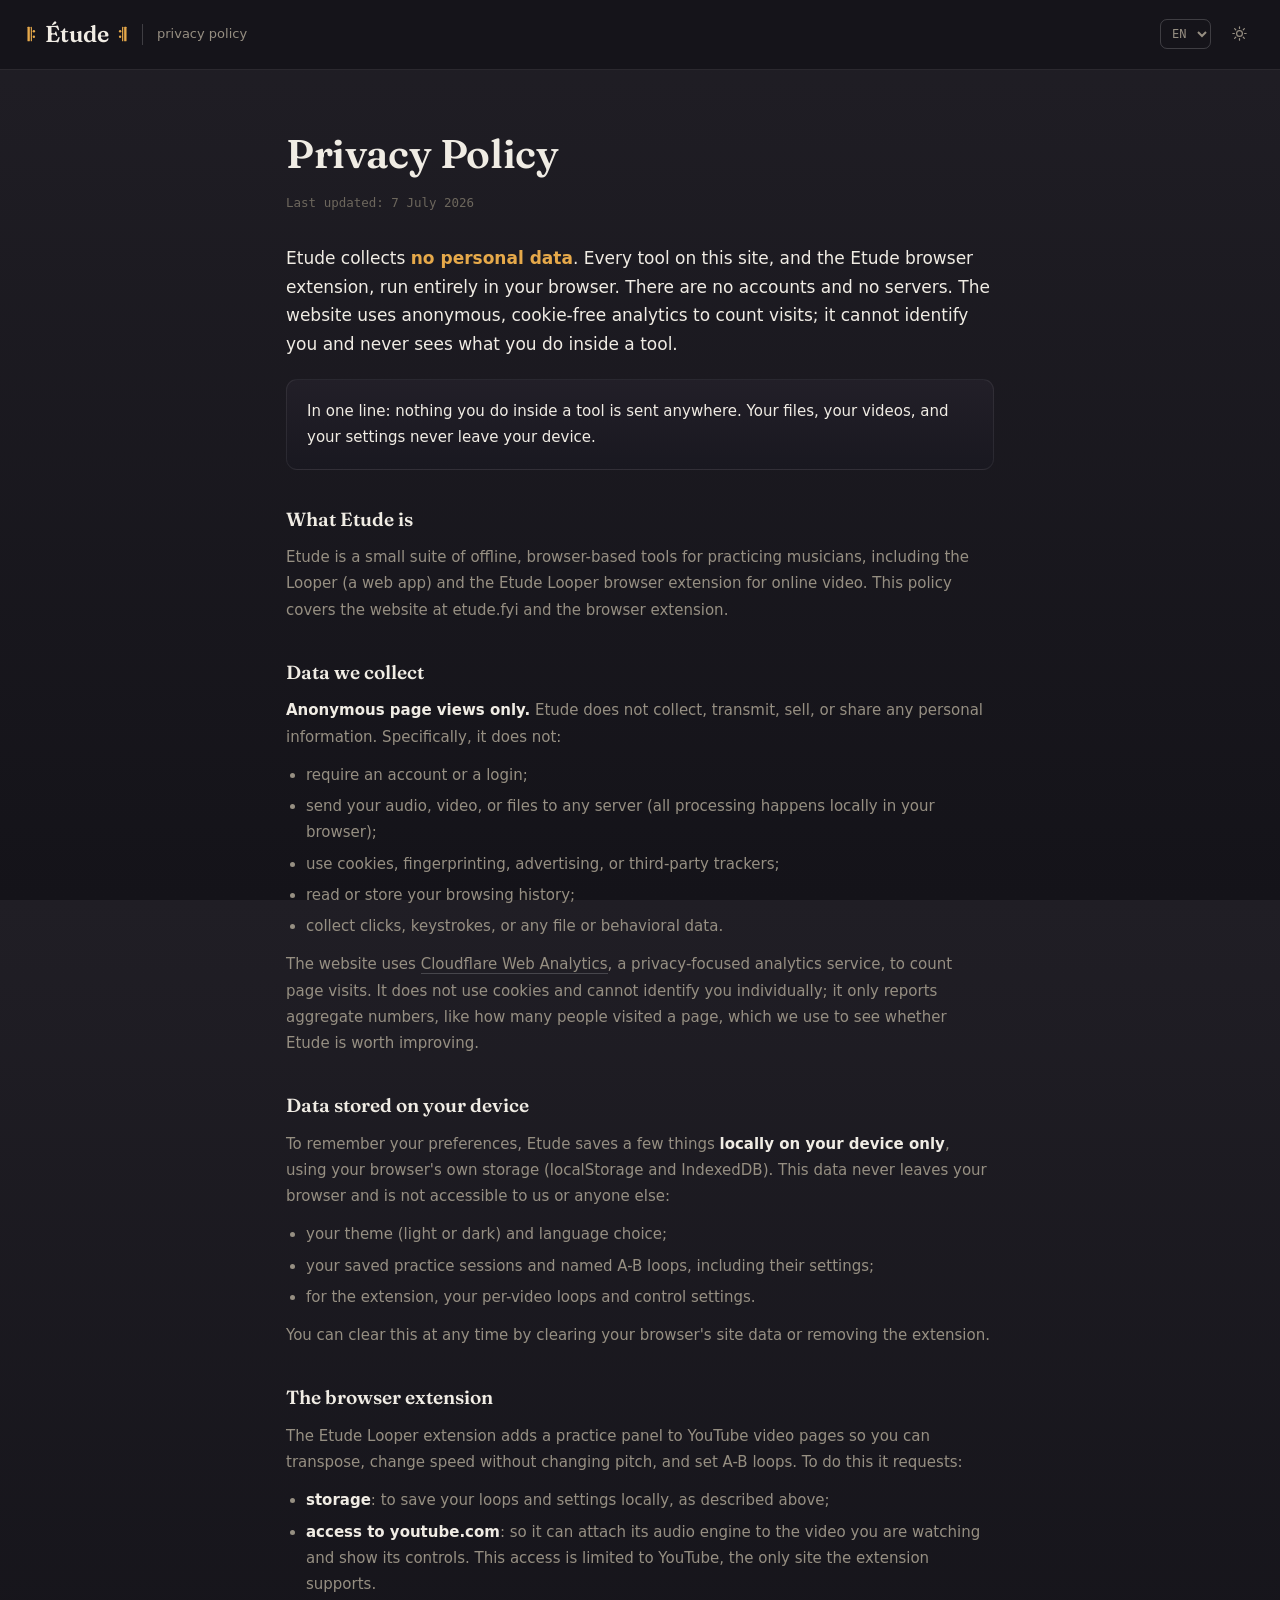
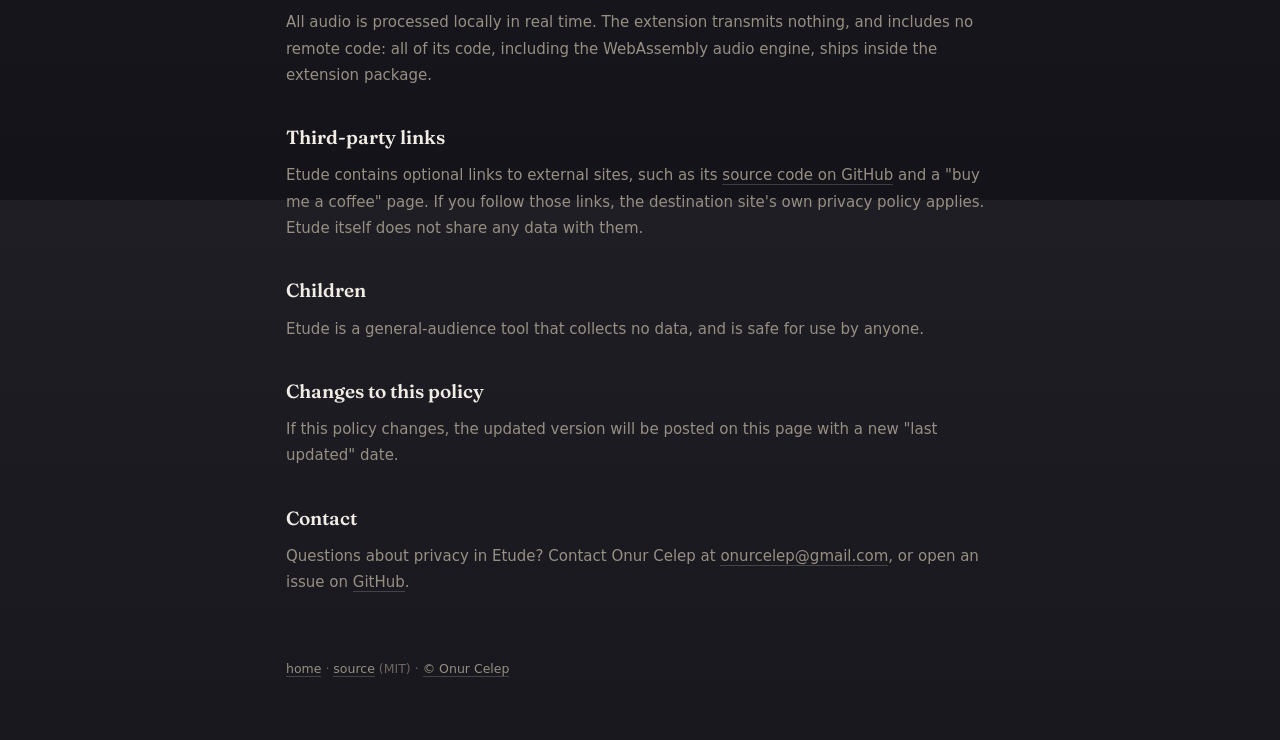
<file: privacy.html>
<!DOCTYPE html>
<html lang="en">
<head>
<meta charset="utf-8" />
<meta name="viewport" content="width=device-width, initial-scale=1" />
<title>Privacy · Etude</title>
<meta name="description" content="Etude's privacy policy. Etude collects no personal data beyond anonymous page-view analytics. Every tool and the browser extension run entirely in your browser." />
<meta name="theme-color" content="#efeee7" id="themeColor" />
<link rel="icon" href="looper/icon-192.png" />
<script>/* set theme before paint to avoid a flash; default is dark */try{var _t=localStorage.getItem('etude.theme')||'dark';document.documentElement.setAttribute('data-theme',_t);}catch(e){}</script>
<script>/* enable reveal animations only when motion is welcome; set before paint to avoid a flash */try{if(!matchMedia('(prefers-reduced-motion:reduce)').matches)document.documentElement.classList.add('anim');}catch(e){}</script>
<link rel="stylesheet" href="shared/theme.css" />
<style>
  .top{position:sticky;top:0;z-index:5;display:flex;align-items:center;gap:14px;flex-wrap:wrap;
       padding:16px 26px;background:color-mix(in srgb,var(--paper) 85%,transparent);
       -webkit-backdrop-filter:blur(12px);backdrop-filter:blur(12px);border-bottom:1px solid var(--line)}
  .top .tag{color:var(--mut);font-size:13px;border-left:1px solid var(--line-2);padding-left:14px}
  .grow{flex:1}
  .langsel{font-family:var(--mono);font-size:12px;color:var(--mut);background:transparent;border:1px solid var(--line-2);border-radius:var(--r-sm);padding:6px 7px;cursor:pointer}
  .langsel:hover,.langsel:focus{outline:none;border-color:var(--accent)}
  @media (max-width:640px){ .top .tag{display:none} }

  .wrap{max-width:760px;margin:0 auto;padding:52px 26px 20px}
  h1{font-family:var(--display);font-size:clamp(28px,5vw,40px);letter-spacing:-.01em;margin:0 0 6px;font-weight:600}
  .updated{color:var(--faint);font-size:12.5px;font-family:var(--mono);margin:0 0 30px}
  .lede{font-size:17px;color:var(--ink);line-height:1.7;margin:0 0 8px}
  .lede b{color:var(--accent)}

  h2{font-family:var(--display);font-size:19px;margin:34px 0 10px;font-weight:600}
  p{color:var(--mut);font-size:15px;line-height:1.75;margin:0 0 12px}
  ul{color:var(--mut);font-size:15px;line-height:1.75;margin:0 0 12px;padding-left:20px}
  li{margin:5px 0}
  a{color:var(--mut);border-bottom:1px solid var(--line-2)}
  a:hover{color:var(--accent);border-color:var(--accent)}
  strong{color:var(--ink)}

  .callout{border:1px solid var(--line);border-radius:var(--r);background:var(--card);padding:18px 20px;margin:20px 0}
  .callout p{margin:0;color:var(--ink)}

  footer{max-width:760px;margin:0 auto;padding:30px 26px 60px;color:var(--faint);font-size:12.5px;line-height:1.8}
  footer a{color:var(--mut);border-bottom:1px solid var(--line-2)}
  footer a:hover{color:var(--accent);border-color:var(--accent)}
  footer .sig{margin-top:10px;font-size:12px;color:var(--faint)}
  [data-theme="dark"] .top{background:rgba(20,19,25,.82)}
  [data-theme="dark"] .callout{background:linear-gradient(180deg,#221f28,#191820);border-color:rgba(255,255,255,.07)}

  /* scroll-in reveals for the structural blocks (gated by .anim, off for reduced-motion) */
  :root{--ease-expo:cubic-bezier(.16,1,.3,1)}
  @keyframes riseIn{from{opacity:0;translate:0 14px}to{opacity:1;translate:0 0}}
  .anim main.wrap>h1,.anim main.wrap>.updated,.anim main.wrap>.lede,.anim main.wrap>.callout,.anim main.wrap>h2{opacity:0}
  .anim main.wrap>.in{opacity:1;animation:riseIn .6s var(--ease-expo) both;animation-delay:var(--rd,0ms)}
</style>
</head>
<body>
  <div class="top">
    <a class="brand" href="./" style="border:0;display:flex;align-items:center;gap:2px;color:var(--ink)">
      <svg class="mark" viewBox="0 0 13 24" width="13" height="24" aria-hidden="true"><rect x="1" y="4" width="2.6" height="16" rx="0.7" fill="currentColor"/><rect x="4.6" y="4" width="1.3" height="16" rx="0.5" fill="currentColor"/><circle cx="8" cy="9" r="1.3" fill="currentColor"/><circle cx="8" cy="15" r="1.3" fill="currentColor"/></svg><span class="title" style="font-family:var(--display);font-weight:600;padding:0 4px">Étude</span><svg class="mark" viewBox="0 0 13 24" width="13" height="24" aria-hidden="true"><circle cx="5" cy="9" r="1.3" fill="currentColor"/><circle cx="5" cy="15" r="1.3" fill="currentColor"/><rect x="7.1" y="4" width="1.3" height="16" rx="0.5" fill="currentColor"/><rect x="9.4" y="4" width="2.6" height="16" rx="0.7" fill="currentColor"/></svg>
    </a>
    <span class="tag" data-i18n="tag">privacy policy</span>
    <span class="grow"></span>
    <select id="langSel" class="langsel" title="Language" aria-label="Language"><option value="en">EN</option><option value="tr">TR</option><option value="de">DE</option></select>
    <button class="icon-btn" id="themeBtn" title="Switch light / dark" aria-label="Switch light or dark theme"></button>
  </div>

  <main class="wrap">
    <h1 data-i18n="h1">Privacy Policy</h1>
    <p class="updated" data-i18n="updated">Last updated: 7 July 2026</p>

    <p class="lede" data-i18n-html="lede">Etude collects <b>no personal data</b>. Every tool on this site, and the Etude browser extension, run entirely in your browser. There are no accounts and no servers. The website uses anonymous, cookie-free analytics to count visits; it cannot identify you and never sees what you do inside a tool.</p>

    <div class="callout">
      <p data-i18n="callout">In one line: nothing you do inside a tool is sent anywhere. Your files, your videos, and your settings never leave your device.</p>
    </div>

    <h2 data-i18n="h_what">What Etude is</h2>
    <p data-i18n="p_what">Etude is a small suite of offline, browser-based tools for practicing musicians, including the Looper (a web app) and the Etude Looper browser extension for online video. This policy covers the website at etude.fyi and the browser extension.</p>

    <h2 data-i18n="h_collect">Data we collect</h2>
    <p data-i18n-html="p_collect_intro"><strong>Anonymous page views only.</strong> Etude does not collect, transmit, sell, or share any personal information. Specifically, it does not:</p>
    <ul>
      <li data-i18n="li_collect_1">require an account or a login;</li>
      <li data-i18n="li_collect_2">send your audio, video, or files to any server (all processing happens locally in your browser);</li>
      <li data-i18n="li_collect_3">use cookies, fingerprinting, advertising, or third-party trackers;</li>
      <li data-i18n="li_collect_4">read or store your browsing history;</li>
      <li data-i18n="li_collect_5">collect clicks, keystrokes, or any file or behavioral data.</li>
    </ul>
    <p data-i18n-html="p_analytics">The website uses <a href="https://www.cloudflare.com/web-analytics/" target="_blank" rel="noopener">Cloudflare Web Analytics</a>, a privacy-focused analytics service, to count page visits. It does not use cookies and cannot identify you individually; it only reports aggregate numbers, like how many people visited a page, which we use to see whether Etude is worth improving.</p>

    <h2 data-i18n="h_device">Data stored on your device</h2>
    <p data-i18n-html="p_device_intro">To remember your preferences, Etude saves a few things <strong>locally on your device only</strong>, using your browser's own storage (localStorage and IndexedDB). This data never leaves your browser and is not accessible to us or anyone else:</p>
    <ul>
      <li data-i18n="li_device_1">your theme (light or dark) and language choice;</li>
      <li data-i18n="li_device_2">your saved practice sessions and named A-B loops, including their settings;</li>
      <li data-i18n="li_device_3">for the extension, your per-video loops and control settings.</li>
    </ul>
    <p data-i18n="p_device_clear">You can clear this at any time by clearing your browser's site data or removing the extension.</p>

    <h2 data-i18n="h_ext">The browser extension</h2>
    <p data-i18n="p_ext_intro">The Etude Looper extension adds a practice panel to YouTube video pages so you can transpose, change speed without changing pitch, and set A-B loops. To do this it requests:</p>
    <ul>
      <li data-i18n-html="li_ext_1"><strong>storage</strong>: to save your loops and settings locally, as described above;</li>
      <li data-i18n-html="li_ext_2"><strong>access to youtube.com</strong>: so it can attach its audio engine to the video you are watching and show its controls. This access is limited to YouTube, the only site the extension supports.</li>
    </ul>
    <p data-i18n="p_ext_local">All audio is processed locally in real time. The extension transmits nothing, and includes no remote code: all of its code, including the WebAssembly audio engine, ships inside the extension package.</p>

    <h2 data-i18n="h_links">Third-party links</h2>
    <p data-i18n-html="p_links">Etude contains optional links to external sites, such as its <a href="https://github.com/onurcelep/etude" target="_blank" rel="noopener">source code on GitHub</a> and a "buy me a coffee" page. If you follow those links, the destination site's own privacy policy applies. Etude itself does not share any data with them.</p>

    <h2 data-i18n="h_children">Children</h2>
    <p data-i18n="p_children">Etude is a general-audience tool that collects no data, and is safe for use by anyone.</p>

    <h2 data-i18n="h_changes">Changes to this policy</h2>
    <p data-i18n="p_changes">If this policy changes, the updated version will be posted on this page with a new "last updated" date.</p>

    <h2 data-i18n="h_contact">Contact</h2>
    <p data-i18n-html="p_contact">Questions about privacy in Etude? Contact Onur Celep at <a href="mailto:onurcelep@gmail.com">onurcelep@gmail.com</a>, or open an issue on <a href="https://github.com/onurcelep/etude" target="_blank" rel="noopener">GitHub</a>.</p>
  </main>

  <footer>
    <a href="./" data-i18n="f_home">home</a> ·
    <a href="https://github.com/onurcelep/etude" target="_blank" rel="noopener" data-i18n="f_source">source</a> (MIT) ·
    <a href="https://onurcelep.github.io" target="_blank" rel="noopener">© Onur Celep</a>
  </footer>

<script>
  const $ = id => document.getElementById(id);

  /* ---- i18n: EN / TR / DE, same convention as the Looper (I18N object, t(), auto-detect, shared 'etude.lang' key).
     Strings that carry markup (links, <b>, <strong>) hang off data-i18n-html and are applied via innerHTML. ---- */
  const I18N = {
    en: {
      tag:"privacy policy", h1:"Privacy Policy", updated:"Last updated: 7 July 2026",
      lede:"Etude collects <b>no personal data</b>. Every tool on this site, and the Etude browser extension, run entirely in your browser. There are no accounts and no servers. The website uses anonymous, cookie-free analytics to count visits; it cannot identify you and never sees what you do inside a tool.",
      callout:"In one line: nothing you do inside a tool is sent anywhere. Your files, your videos, and your settings never leave your device.",
      h_what:"What Etude is",
      p_what:"Etude is a small suite of offline, browser-based tools for practicing musicians, including the Looper (a web app) and the Etude Looper browser extension for online video. This policy covers the website at etude.fyi and the browser extension.",
      h_collect:"Data we collect",
      p_collect_intro:"<strong>Anonymous page views only.</strong> Etude does not collect, transmit, sell, or share any personal information. Specifically, it does not:",
      li_collect_1:"require an account or a login;",
      li_collect_2:"send your audio, video, or files to any server (all processing happens locally in your browser);",
      li_collect_3:"use cookies, fingerprinting, advertising, or third-party trackers;",
      li_collect_4:"read or store your browsing history;",
      li_collect_5:"collect clicks, keystrokes, or any file or behavioral data.",
      p_analytics:"The website uses <a href='https://www.cloudflare.com/web-analytics/' target='_blank' rel='noopener'>Cloudflare Web Analytics</a>, a privacy-focused analytics service, to count page visits. It does not use cookies and cannot identify you individually; it only reports aggregate numbers, like how many people visited a page, which we use to see whether Etude is worth improving.",
      h_device:"Data stored on your device",
      p_device_intro:"To remember your preferences, Etude saves a few things <strong>locally on your device only</strong>, using your browser's own storage (localStorage and IndexedDB). This data never leaves your browser and is not accessible to us or anyone else:",
      li_device_1:"your theme (light or dark) and language choice;",
      li_device_2:"your saved practice sessions and named A-B loops, including their settings;",
      li_device_3:"for the extension, your per-video loops and control settings.",
      p_device_clear:"You can clear this at any time by clearing your browser's site data or removing the extension.",
      h_ext:"The browser extension",
      p_ext_intro:"The Etude Looper extension adds a practice panel to YouTube video pages so you can transpose, change speed without changing pitch, and set A-B loops. To do this it requests:",
      li_ext_1:"<strong>storage</strong>: to save your loops and settings locally, as described above;",
      li_ext_2:"<strong>access to youtube.com</strong>: so it can attach its audio engine to the video you are watching and show its controls. This access is limited to YouTube, the only site the extension supports.",
      p_ext_local:"All audio is processed locally in real time. The extension transmits nothing, and includes no remote code: all of its code, including the WebAssembly audio engine, ships inside the extension package.",
      h_links:"Third-party links",
      p_links:"Etude contains optional links to external sites, such as its <a href='https://github.com/onurcelep/etude' target='_blank' rel='noopener'>source code on GitHub</a> and a \"buy me a coffee\" page. If you follow those links, the destination site's own privacy policy applies. Etude itself does not share any data with them.",
      h_children:"Children",
      p_children:"Etude is a general-audience tool that collects no data, and is safe for use by anyone.",
      h_changes:"Changes to this policy",
      p_changes:"If this policy changes, the updated version will be posted on this page with a new \"last updated\" date.",
      h_contact:"Contact",
      p_contact:"Questions about privacy in Etude? Contact Onur Celep at <a href='mailto:onurcelep@gmail.com'>onurcelep@gmail.com</a>, or open an issue on <a href='https://github.com/onurcelep/etude' target='_blank' rel='noopener'>GitHub</a>.",
      f_home:"home", f_source:"source"
    },
    tr: {
      tag:"gizlilik politikası", h1:"Gizlilik Politikası", updated:"Son güncelleme: 7 Temmuz 2026",
      lede:"Etude <b>hiçbir kişisel veri</b> toplamaz. Bu sitedeki her araç ve Etude tarayıcı eklentisi tamamen tarayıcında çalışır. Hesap yok, sunucu yok. Web sitesi, ziyaretleri saymak için anonim ve çerezsiz analitik kullanır; bu seni tanımlayamaz ve bir aracın içinde ne yaptığını asla görmez.",
      callout:"Tek cümleyle: bir aracın içinde yaptığın hiçbir şey hiçbir yere gönderilmez. Dosyaların, videoların ve ayarların cihazından asla çıkmaz.",
      h_what:"Etude nedir",
      p_what:"Etude, çalışan müzisyenler için çevrimdışı, tarayıcı tabanlı küçük bir araç setidir; Looper (bir web uygulaması) ve çevrimiçi video için Etude Looper tarayıcı eklentisini içerir. Bu politika, etude.fyi adresindeki web sitesini ve tarayıcı eklentisini kapsar.",
      h_collect:"Topladığımız veriler",
      p_collect_intro:"<strong>Yalnızca anonim sayfa görüntülemeleri.</strong> Etude hiçbir kişisel bilgiyi toplamaz, iletmez, satmaz veya paylaşmaz. Özellikle:",
      li_collect_1:"hesap ya da giriş gerektirmez;",
      li_collect_2:"ses, video veya dosyalarını hiçbir sunucuya göndermez (tüm işlem tarayıcında, yerel olarak yapılır);",
      li_collect_3:"çerez, parmak izi, reklam veya üçüncü taraf izleyiciler kullanmaz;",
      li_collect_4:"tarama geçmişini okumaz veya saklamaz;",
      li_collect_5:"tıklama, tuş vuruşu ya da herhangi bir dosya veya davranış verisi toplamaz.",
      p_analytics:"Web sitesi, sayfa ziyaretlerini saymak için gizlilik odaklı bir analitik servisi olan <a href='https://www.cloudflare.com/web-analytics/' target='_blank' rel='noopener'>Cloudflare Web Analytics</a> kullanır. Çerez kullanmaz ve seni bireysel olarak tanımlayamaz; yalnızca bir sayfayı kaç kişinin ziyaret ettiği gibi toplam sayılar bildirir. Bunu, Etude'ü geliştirmeye değip değmediğini görmek için kullanıyoruz.",
      h_device:"Cihazında saklanan veriler",
      p_device_intro:"Tercihlerini hatırlamak için Etude birkaç şeyi, tarayıcının kendi depolamasını (localStorage ve IndexedDB) kullanarak <strong>yalnızca cihazında</strong> saklar. Bu veriler tarayıcından asla çıkmaz; ne biz ne de başkası erişebilir:",
      li_device_1:"tema (açık veya koyu) ve dil seçimin;",
      li_device_2:"kayıtlı çalışma oturumların ve adlandırılmış A-B döngülerin, ayarlarıyla birlikte;",
      li_device_3:"eklenti için, videoya özel döngülerin ve kontrol ayarların.",
      p_device_clear:"Bunları istediğin zaman tarayıcının site verilerini temizleyerek veya eklentiyi kaldırarak silebilirsin.",
      h_ext:"Tarayıcı eklentisi",
      p_ext_intro:"Etude Looper eklentisi, YouTube video sayfalarına bir çalışma paneli ekler; böylece transpoze edebilir, perdeyi değiştirmeden hızı ayarlayabilir ve A-B döngüleri kurabilirsin. Bunun için şunları ister:",
      li_ext_1:"<strong>depolama</strong>: döngülerini ve ayarlarını, yukarıda anlatıldığı gibi yerel olarak kaydetmek için;",
      li_ext_2:"<strong>youtube.com erişimi</strong>: ses motorunu izlediğin videoya bağlayıp kontrollerini gösterebilmek için. Bu erişim, eklentinin desteklediği tek site olan YouTube ile sınırlıdır.",
      p_ext_local:"Tüm ses, gerçek zamanlı ve yerel olarak işlenir. Eklenti hiçbir şey iletmez ve uzaktan kod içermez: WebAssembly ses motoru dahil tüm kodu eklenti paketiyle birlikte gelir.",
      h_links:"Üçüncü taraf bağlantılar",
      p_links:"Etude, <a href='https://github.com/onurcelep/etude' target='_blank' rel='noopener'>GitHub'daki kaynak koduna</a> ve bir “bana kahve ısmarla” sayfasına giden isteğe bağlı dış bağlantılar içerir. Bu bağlantıları takip edersen, gittiğin sitenin kendi gizlilik politikası geçerlidir. Etude onlarla hiçbir veri paylaşmaz.",
      h_children:"Çocuklar",
      p_children:"Etude, veri toplamayan genel kitleye açık bir araçtır ve herkes tarafından güvenle kullanılabilir.",
      h_changes:"Bu politikadaki değişiklikler",
      p_changes:"Bu politika değişirse, güncel sürüm yeni bir “son güncelleme” tarihiyle bu sayfada yayımlanır.",
      h_contact:"İletişim",
      p_contact:"Etude'de gizlilikle ilgili soruların mı var? Onur Celep'e <a href='mailto:onurcelep@gmail.com'>onurcelep@gmail.com</a> adresinden ulaş veya <a href='https://github.com/onurcelep/etude' target='_blank' rel='noopener'>GitHub</a>'da bir konu aç.",
      f_home:"ana sayfa", f_source:"kaynak"
    },
    de: {
      tag:"Datenschutzerklärung", h1:"Datenschutzerklärung", updated:"Zuletzt aktualisiert: 7. Juli 2026",
      lede:"Etude erfasst <b>keine personenbezogenen Daten</b>. Jedes Werkzeug auf dieser Seite und die Etude-Browser-Erweiterung laufen vollständig in deinem Browser. Es gibt keine Konten und keine Server. Die Website nutzt anonyme, cookiefreie Analytik, um Besuche zu zählen; sie kann dich nicht identifizieren und sieht nie, was du in einem Werkzeug tust.",
      callout:"In einem Satz: Nichts, was du in einem Werkzeug tust, wird irgendwohin gesendet. Deine Dateien, Videos und Einstellungen verlassen nie dein Gerät.",
      h_what:"Was Etude ist",
      p_what:"Etude ist eine kleine Sammlung offline nutzbarer, browserbasierter Werkzeuge für übende Musiker, darunter der Looper (eine Web-App) und die Etude-Looper-Browser-Erweiterung für Online-Videos. Diese Erklärung gilt für die Website etude.fyi und die Browser-Erweiterung.",
      h_collect:"Welche Daten wir erfassen",
      p_collect_intro:"<strong>Nur anonyme Seitenaufrufe.</strong> Etude erfasst, überträgt, verkauft oder teilt keine persönlichen Informationen. Insbesondere:",
      li_collect_1:"es verlangt kein Konto und keinen Login;",
      li_collect_2:"es sendet deine Audio-, Video- oder sonstigen Dateien an keinen Server (die gesamte Verarbeitung findet lokal in deinem Browser statt);",
      li_collect_3:"es nutzt keine Cookies, kein Fingerprinting, keine Werbung und keine Tracker von Drittanbietern;",
      li_collect_4:"es liest oder speichert deinen Browserverlauf nicht;",
      li_collect_5:"es erfasst keine Klicks, Tastatureingaben oder sonstige Datei- oder Verhaltensdaten.",
      p_analytics:"Die Website nutzt <a href='https://www.cloudflare.com/web-analytics/' target='_blank' rel='noopener'>Cloudflare Web Analytics</a>, einen datenschutzfreundlichen Analysedienst, um Seitenaufrufe zu zählen. Er verwendet keine Cookies und kann dich nicht individuell identifizieren; er liefert nur aggregierte Zahlen, etwa wie viele Personen eine Seite besucht haben. Wir nutzen sie, um zu sehen, ob sich die Weiterentwicklung von Etude lohnt.",
      h_device:"Auf deinem Gerät gespeicherte Daten",
      p_device_intro:"Um deine Einstellungen zu merken, speichert Etude einige Dinge <strong>ausschließlich lokal auf deinem Gerät</strong>, im Speicher deines Browsers (localStorage und IndexedDB). Diese Daten verlassen deinen Browser nie und sind weder für uns noch für andere zugänglich:",
      li_device_1:"dein Theme (hell oder dunkel) und deine Sprachwahl;",
      li_device_2:"deine gespeicherten Übungssitzungen und benannten A-B-Loops samt Einstellungen;",
      li_device_3:"für die Erweiterung: deine Loops und Reglereinstellungen je Video.",
      p_device_clear:"Du kannst das jederzeit löschen, indem du die Website-Daten deines Browsers löschst oder die Erweiterung entfernst.",
      h_ext:"Die Browser-Erweiterung",
      p_ext_intro:"Die Etude-Looper-Erweiterung fügt YouTube-Videoseiten ein Übungspanel hinzu, mit dem du transponieren, das Tempo ohne Tonhöhenänderung anpassen und A-B-Loops setzen kannst. Dafür benötigt sie:",
      li_ext_1:"<strong>Speicher</strong>: um deine Loops und Einstellungen lokal zu sichern, wie oben beschrieben;",
      li_ext_2:"<strong>Zugriff auf youtube.com</strong>: damit sie ihre Audio-Engine mit dem laufenden Video verbinden und ihre Bedienelemente anzeigen kann. Dieser Zugriff ist auf YouTube beschränkt, die einzige Seite, die die Erweiterung unterstützt.",
      p_ext_local:"Sämtliche Audiodaten werden lokal in Echtzeit verarbeitet. Die Erweiterung überträgt nichts und enthält keinen Remote-Code: ihr gesamter Code, einschließlich der WebAssembly-Audio-Engine, wird im Erweiterungspaket mitgeliefert.",
      h_links:"Links zu Dritten",
      p_links:"Etude enthält optionale Links zu externen Seiten, etwa zum <a href='https://github.com/onurcelep/etude' target='_blank' rel='noopener'>Quellcode auf GitHub</a> und zu einer „Spendier mir einen Kaffee“-Seite. Folgst du diesen Links, gilt die Datenschutzerklärung der jeweiligen Seite. Etude selbst teilt keine Daten mit ihnen.",
      h_children:"Kinder",
      p_children:"Etude ist ein Werkzeug, das keine Daten erfasst, richtet sich an ein allgemeines Publikum und kann von allen sicher genutzt werden.",
      h_changes:"Änderungen an dieser Erklärung",
      p_changes:"Ändert sich diese Erklärung, wird die aktualisierte Fassung mit einem neuen „zuletzt aktualisiert“-Datum auf dieser Seite veröffentlicht.",
      h_contact:"Kontakt",
      p_contact:"Fragen zum Datenschutz bei Etude? Schreib Onur Celep an <a href='mailto:onurcelep@gmail.com'>onurcelep@gmail.com</a> oder eröffne ein Issue auf <a href='https://github.com/onurcelep/etude' target='_blank' rel='noopener'>GitHub</a>.",
      f_home:"Startseite", f_source:"Quelltext"
    }
  };
  let lang = 'en';
  function t(k, vars) {
    let s = (I18N[lang] && I18N[lang][k] != null) ? I18N[lang][k] : (I18N.en[k] != null ? I18N.en[k] : k);
    if (vars) for (const p in vars) s = s.split('{' + p + '}').join(vars[p]);
    return s;
  }
  function applyLang() {
    document.querySelectorAll('[data-i18n]').forEach(el => { el.textContent = t(el.getAttribute('data-i18n')); });
    document.querySelectorAll('[data-i18n-html]').forEach(el => { el.innerHTML = t(el.getAttribute('data-i18n-html')); });
    document.documentElement.lang = lang;
    const ls = $('langSel'); if (ls) ls.value = lang;
  }
  function setLang(l) { lang = I18N[l] ? l : 'en'; try { localStorage.setItem('etude.lang', lang); } catch (e) {} applyLang(); }

  const SUN = '<svg width="17" height="17" viewBox="0 0 24 24" fill="none" stroke="currentColor" stroke-width="1.7" stroke-linecap="round"><circle cx="12" cy="12" r="4.1"/><path d="M12 2.6v2.2M12 19.2v2.2M2.6 12h2.2M19.2 12h2.2M5.1 5.1l1.6 1.6M17.3 17.3l1.6 1.6M18.9 5.1l-1.6 1.6M6.7 17.3l-1.6 1.6"/></svg>';
  const MOON = '<svg width="17" height="17" viewBox="0 0 24 24" fill="none" stroke="currentColor" stroke-width="1.7" stroke-linecap="round" stroke-linejoin="round"><path d="M20 14.6A8 8 0 0 1 9.4 4 7 7 0 1 0 20 14.6z"/></svg>';
  function applyTheme(t){
    document.documentElement.setAttribute('data-theme', t);
    const tc = $('themeColor'); if (tc) tc.setAttribute('content', t === 'dark' ? '#121114' : '#efeee7');
    const b = $('themeBtn'); if (b){ b.innerHTML = t === 'dark' ? SUN : MOON; b.title = t === 'dark' ? 'Switch to light' : 'Switch to dark'; }
  }
  $('themeBtn').onclick = () => {
    const next = document.documentElement.getAttribute('data-theme') === 'dark' ? 'light' : 'dark';
    localStorage.setItem('etude.theme', next); applyTheme(next);
  };
  applyTheme(document.documentElement.getAttribute('data-theme') || 'dark');

  /* ---- language: auto-detect from browser, remember manual choice ---- */
  try {
    const stored = localStorage.getItem('etude.lang');
    const nav = (navigator.language || 'en').slice(0, 2).toLowerCase();
    lang = stored || (I18N[nav] ? nav : 'en');
  } catch (e) { lang = 'en'; }
  if (!I18N[lang]) lang = 'en';
  $('langSel').onchange = () => setLang($('langSel').value);
  applyLang();

  /* reveal the intro group (staggered) + each section heading as it scrolls in */
  (function(){
    if (!document.documentElement.classList.contains('anim')) return;
    var els = [].slice.call(document.querySelectorAll('main.wrap>h1,main.wrap>.updated,main.wrap>.lede,main.wrap>.callout,main.wrap>h2'));
    if (!('IntersectionObserver' in window)) { els.forEach(function(e){ e.classList.add('in'); }); return; }
    els.slice(0, 4).forEach(function(e, i){ e.style.setProperty('--rd', (i * 90) + 'ms'); });
    var io = new IntersectionObserver(function(entries){
      entries.forEach(function(en){ if (en.isIntersecting){ en.target.classList.add('in'); io.unobserve(en.target); } });
    }, { threshold: 0.1, rootMargin: '0px 0px -5% 0px' });
    els.forEach(function(e){ io.observe(e); });
    setTimeout(function(){ els.forEach(function(e){ e.classList.add('in'); }); }, 1600); // safety net
  })();
</script>
<!-- Cloudflare Web Analytics --><script type='module' src='https://static.cloudflareinsights.com/beacon.min.js' data-cf-beacon='{"token": "7ab5bed08ab146298323c2464e7275a1"}'></script><!-- End Cloudflare Web Analytics -->
</body>
</html>
</file>
<file: shared/theme.css>
/* Etude shared design system. Two identities on the theme toggle:
   light = "Score" (manuscript · Fraunces · rehearsal-pencil red),
   dark  = "Console" (boutique practice deck · amber). */
@font-face{font-family:"Fraunces";font-style:normal;font-weight:100 900;font-display:swap;
  src:url("fonts/fraunces-roman.woff2") format("woff2")}
@font-face{font-family:"Fraunces";font-style:italic;font-weight:100 900;font-display:swap;
  src:url("fonts/fraunces-italic.woff2") format("woff2")}
:root{
  --paper:#f3efe4; --card:#fbf8f0; --paper-2:#ebe5d6;
  --ink:#211f1a; --mut:#756f61; --faint:#a9a290;
  --line:#e3ddce; --line-2:#d5ccb8;
  --accent:#b3372b; --accent-2:#8f2b21; --accent-soft:rgba(179,55,43,.10); --red:#b3372b;
  --r:11px; --r-sm:7px;
  --mono:"SFMono-Regular",ui-monospace,"DejaVu Sans Mono",Menlo,Consolas,"Courier New",monospace;
  --ui:-apple-system,BlinkMacSystemFont,"Segoe UI",Roboto,system-ui,sans-serif;
  --display:"Fraunces","Iowan Old Style","Palatino Linotype",Palatino,Georgia,serif;
}
[data-theme="dark"]{
  --paper:#141210; --card:#1c1917; --paper-2:#282320;
  --ink:#f0ece4; --mut:#968f82; --faint:#6d675d;
  --line:rgba(255,255,255,.09); --line-2:rgba(255,255,255,.18);
  --accent:#e6a94a; --accent-2:#f0b95e; --accent-soft:rgba(230,169,74,.15); --red:#e0664f;
}

*{box-sizing:border-box}
html,body{height:100%}
body{margin:0;font:14px/1.6 var(--ui);color:var(--ink);background:var(--paper);
     -webkit-font-smoothing:antialiased;transition:background .25s,color .25s}
a{color:inherit;text-decoration:none}
::selection{background:var(--accent-soft)}

.mono{font-family:var(--mono)}
.mut{color:var(--mut)}

[data-theme="dark"] body{background:linear-gradient(180deg,#201e25,#141319)}

/* wordmark: Fraunces "Étude" flanked by the SVG repeat marks (identical to the Looper) */
.brand{display:inline-flex;align-items:center;gap:9px;color:var(--accent)}
.brand .mark{width:13px;height:22px;color:var(--accent);flex:none}
.brand .title{font-family:var(--display);font-size:23px;font-weight:600;letter-spacing:0;color:var(--ink)}

/* buttons */
.btn{font:inherit;font-size:13px;cursor:pointer;color:var(--ink);background:transparent;
     border:1px solid var(--line-2);border-radius:var(--r-sm);padding:8px 14px;
     transition:border-color .12s,background .12s,color .12s}
.btn:hover{border-color:var(--accent)}
.btn.primary{background:var(--accent);border-color:var(--accent);color:var(--paper)}
.btn.primary:hover{background:var(--accent-2);border-color:var(--accent-2)}
.icon-btn{border:none;background:transparent;padding:6px;border-radius:var(--r-sm);
     color:var(--mut);cursor:pointer;line-height:1}
.icon-btn:hover{background:var(--paper-2);color:var(--ink)}
</file>
